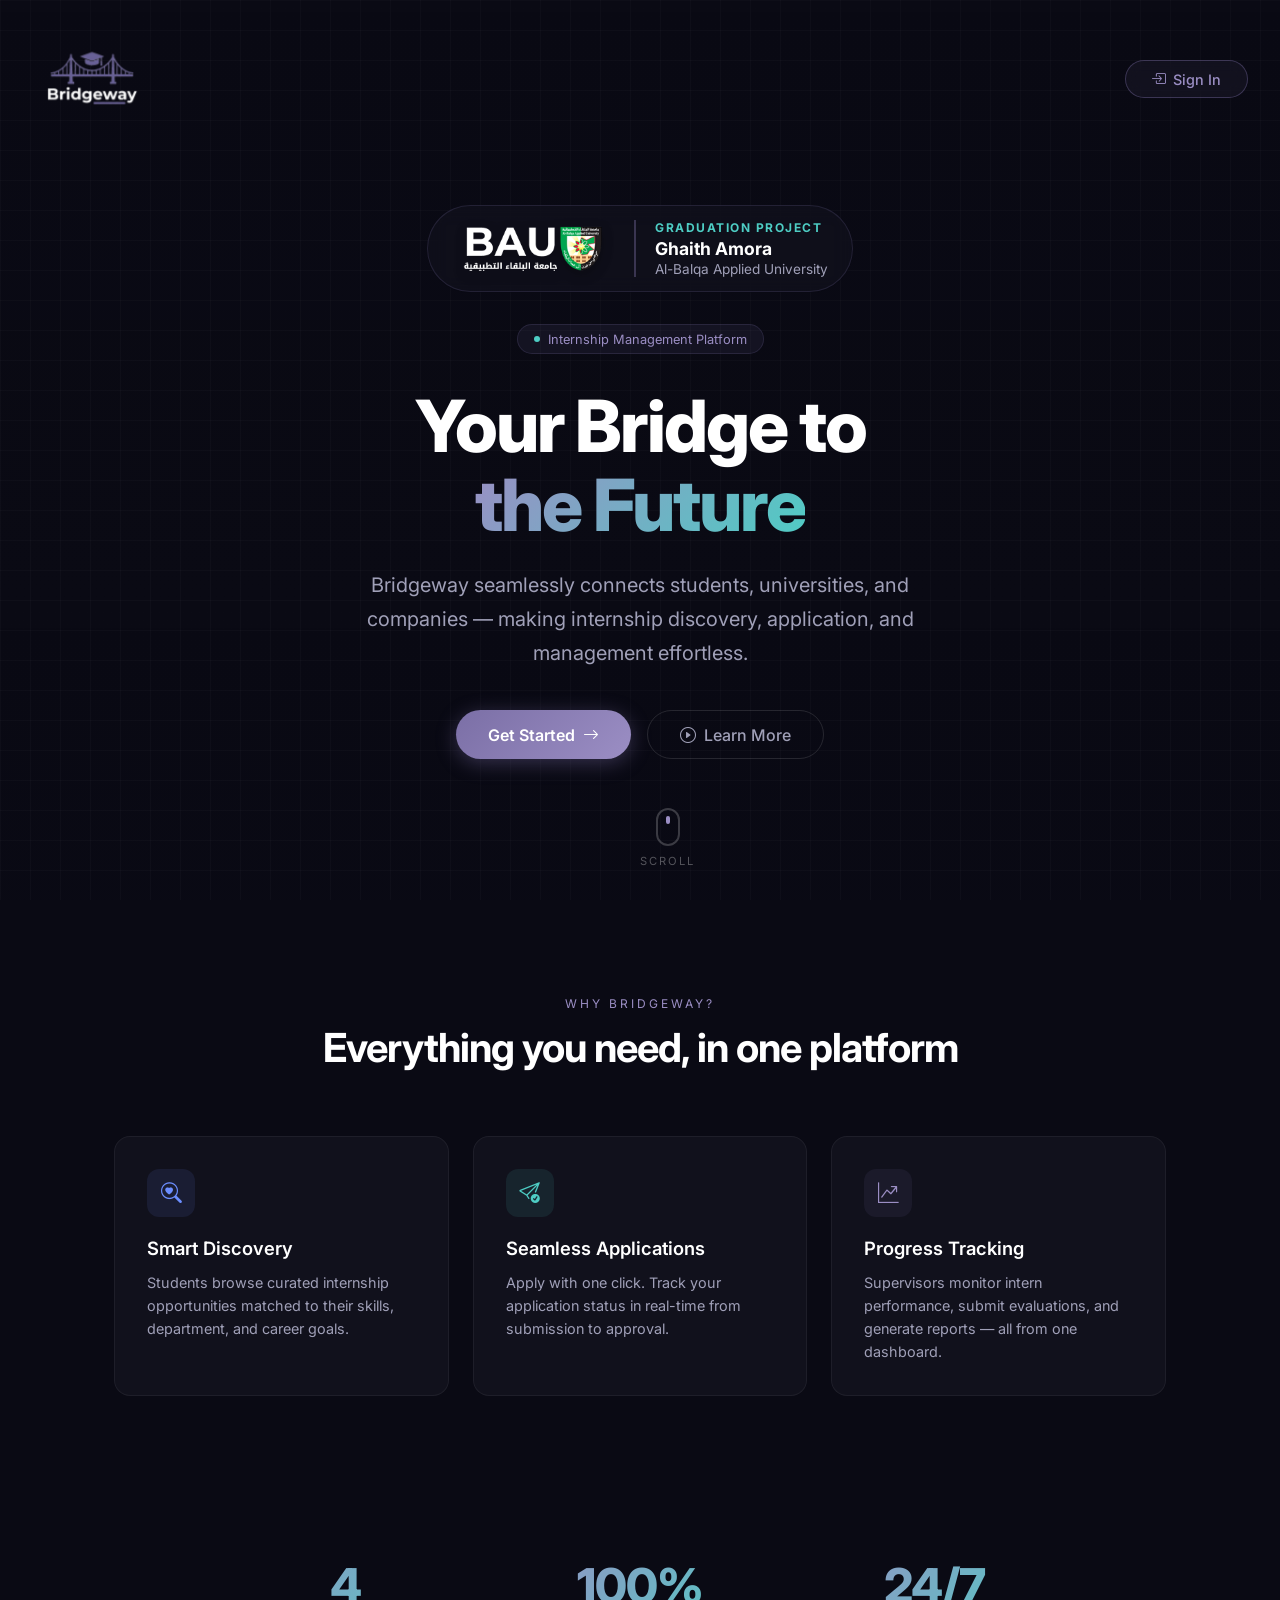
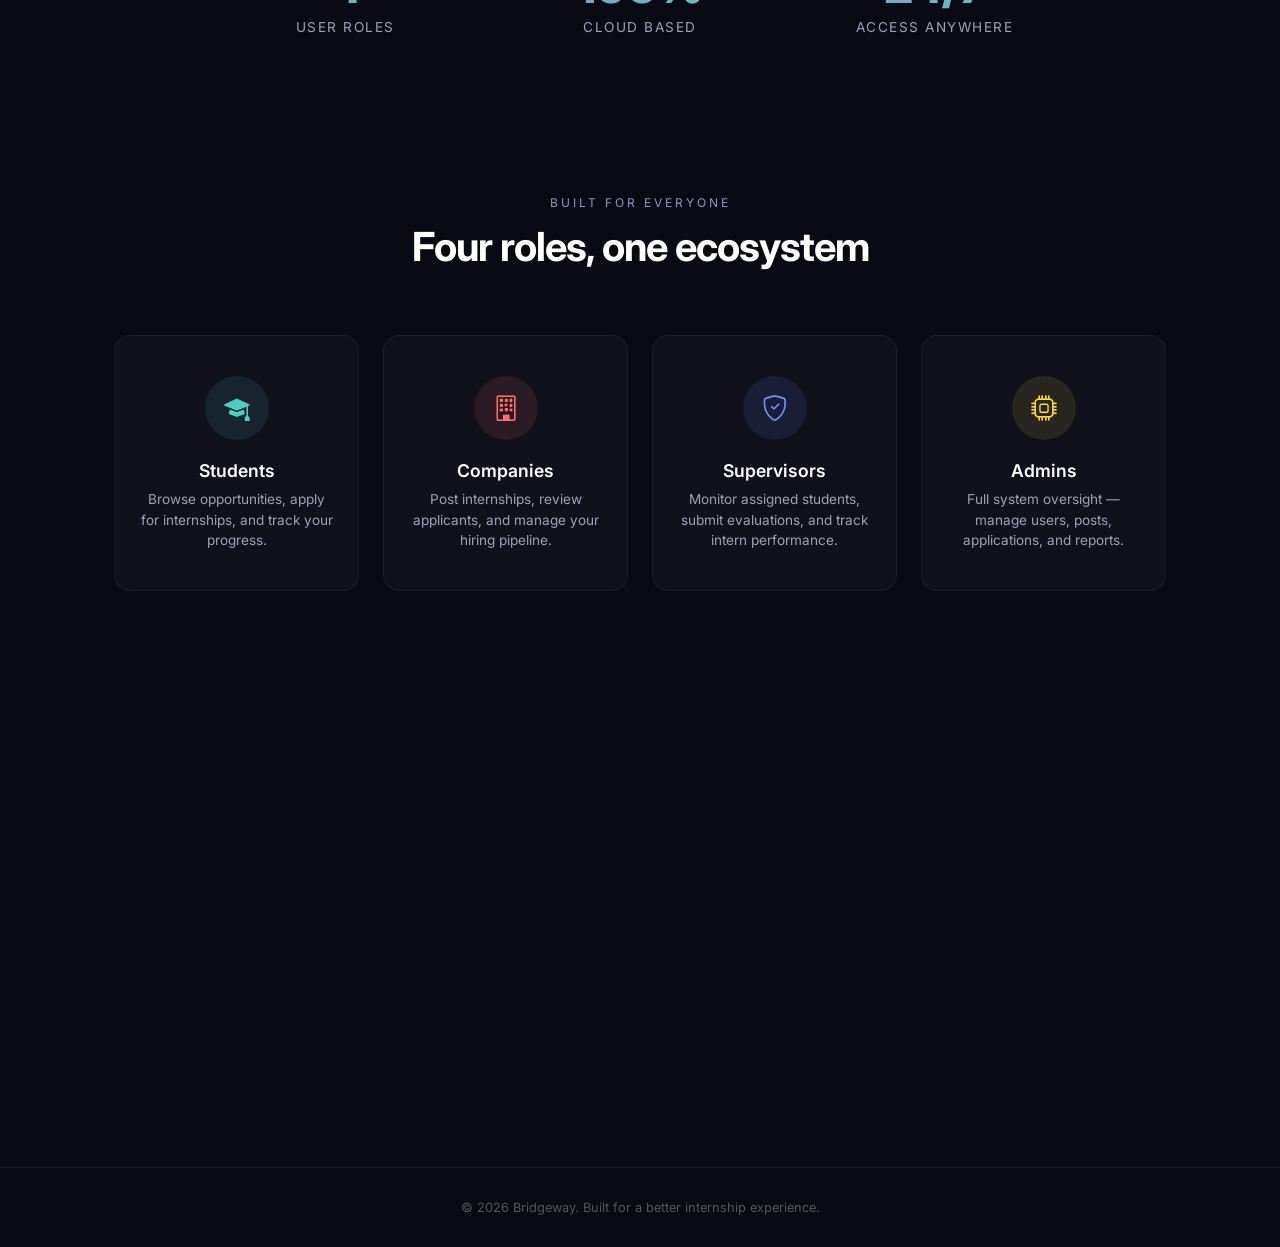
<file: index.html>
<!DOCTYPE html>

<html lang="en">
<head>
<meta charset="utf-8"/>
<meta content="width=device-width, initial-scale=1.0" name="viewport"/>
<title>Bridgeway — Your Bridge to the Future</title>
<meta content="Bridgeway connects students, universities, and companies through a seamless internship management platform." name="description"/>
<link href="https://fonts.googleapis.com/css2?family=Inter:wght@300;400;500;600;700;800;900&amp;display=swap" rel="stylesheet"/>
<link href="https://cdn.jsdelivr.net/npm/bootstrap-icons@1.11.0/font/bootstrap-icons.css" rel="stylesheet"/>
<style>
        *, *::before, *::after { box-sizing: border-box; margin: 0; padding: 0; }

        :root {
            --primary: #7B6FA6;
            --primary-light: #9B8EC4;
            --primary-glow: rgba(123, 111, 166, 0.4);
            --bg: #0a0a14;
            --surface: rgba(20, 20, 32, 0.7);
            --text: #ffffff;
            --text-secondary: #a0a0b8;
        }

        body {
            font-family: 'Inter', sans-serif;
            background: var(--bg);
            color: var(--text);
            overflow-x: hidden;
            min-height: 100vh;
        }        /* ===== REALISTIC BACKGROUND ===== */
        .hero-bg {
            position: fixed;
            inset: 0;
            z-index: 0;
            background-image: 
                linear-gradient(to bottom, rgba(10, 10, 20, 0.8), rgba(10, 10, 20, 0.95)),
                url('https://images.unsplash.com/photo-1522071820081-009f0129c71c?auto=format&fit=crop&w=1920&q=80');
            background-size: cover;
            background-position: center;
            background-attachment: fixed;
        }
        
        .hero-bg::after {
            content: '';
            position: absolute;
            inset: 0;
            background-image: 
                linear-gradient(rgba(255, 255, 255, 0.02) 1px, transparent 1px),
                linear-gradient(90deg, rgba(255, 255, 255, 0.02) 1px, transparent 1px);
            background-size: 30px 30px;
            pointer-events: none;
        }

        /* ===== TOP NAVBAR (TRANSPARENT) ===== */
        .landing-nav {
            position: fixed;
            top: 0; left: 0; right: 0;
            z-index: 100;
            padding: 1.2rem 2rem;
            display: flex;
            align-items: center;
            justify-content: space-between;
            transition: background 0.4s ease, backdrop-filter 0.4s ease;
        }
        .landing-nav.scrolled {
            background: rgba(10, 10, 20, 0.85);
            backdrop-filter: blur(20px);
            border-bottom: 1px solid rgba(123, 111, 166, 0.1);
        }
        .landing-nav .brand {
            display: flex;
            align-items: center;
            text-decoration: none;
            gap: 0.2rem;
        }
        .landing-nav .brand img {
            height: 120px;
            width: auto;
        }
        .landing-nav .nav-login {
            display: inline-flex;
            align-items: center;
            gap: 0.5rem;
            padding: 0.6rem 1.6rem;
            border: 1px solid rgba(123, 111, 166, 0.4);
            border-radius: 50px;
            color: var(--primary-light);
            text-decoration: none;
            font-weight: 500;
            font-size: 0.9rem;
            transition: all 0.3s ease;
            backdrop-filter: blur(8px);
            background: rgba(123, 111, 166, 0.08);
        }
        .landing-nav .nav-login:hover {
            background: var(--primary);
            color: #fff;
            border-color: var(--primary);
            transform: translateY(-1px);
            box-shadow: 0 8px 25px var(--primary-glow);
        }

        /* ===== HERO SECTION ===== */
        .hero {
            position: relative;
            z-index: 1;
            min-height: 100vh;
            display: flex;
            flex-direction: column;
            align-items: center;
            justify-content: center;
            text-align: center;
            padding: 8rem 1.5rem 4rem;
        }
        .hero-badge {
            display: inline-flex;
            align-items: center;
            gap: 0.5rem;
            padding: 0.4rem 1rem;
            background: rgba(123, 111, 166, 0.1);
            border: 1px solid rgba(123, 111, 166, 0.2);
            border-radius: 50px;
            font-size: 0.8rem;
            color: var(--primary-light);
            margin-bottom: 2rem;
            animation: fadeInDown 0.8s ease both;
        }
        .hero-badge .dot {
            width: 6px; height: 6px;
            border-radius: 50%;
            background: #4ecdc4;
            animation: pulse-dot 2s infinite;
        }
        @keyframes pulse-dot {
            0%, 100% { opacity: 1; transform: scale(1); }
            50% { opacity: 0.5; transform: scale(1.5); }
        }
        .hero h1 {
            font-size: clamp(2.5rem, 6vw, 4.5rem);
            font-weight: 800;
            line-height: 1.1;
            letter-spacing: -2px;
            margin-bottom: 1.5rem;
            animation: fadeInUp 0.8s ease 0.2s both;
        }
        .hero h1 .gradient-word {
            background: linear-gradient(135deg, var(--primary-light), #4ecdc4, #6c8eff);
            -webkit-background-clip: text;
            -webkit-text-fill-color: transparent;
            background-size: 200% 200%;
            animation: gradientShift 4s ease infinite;
        }
        @keyframes gradientShift {
            0%, 100% { background-position: 0% 50%; }
            50% { background-position: 100% 50%; }
        }
        .hero-subtitle {
            font-size: clamp(1rem, 2vw, 1.25rem);
            color: var(--text-secondary);
            max-width: 600px;
            line-height: 1.7;
            margin-bottom: 2.5rem;
            animation: fadeInUp 0.8s ease 0.4s both;
        }
        .hero-buttons {
            display: flex;
            gap: 1rem;
            flex-wrap: wrap;
            justify-content: center;
            animation: fadeInUp 0.8s ease 0.6s both;
        }
        .btn-primary-glow {
            display: inline-flex;
            align-items: center;
            gap: 0.5rem;
            padding: 0.85rem 2rem;
            background: linear-gradient(135deg, var(--primary), var(--primary-light));
            color: #fff;
            font-weight: 600;
            font-size: 1rem;
            border: none;
            border-radius: 50px;
            text-decoration: none;
            cursor: pointer;
            transition: all 0.3s ease;
            box-shadow: 0 4px 20px var(--primary-glow);
        }
        .btn-primary-glow:hover {
            transform: translateY(-2px);
            box-shadow: 0 8px 35px var(--primary-glow);
        }
        .btn-outline-ghost {
            display: inline-flex;
            align-items: center;
            gap: 0.5rem;
            padding: 0.85rem 2rem;
            background: transparent;
            color: var(--text-secondary);
            font-weight: 500;
            font-size: 1rem;
            border: 1px solid rgba(255,255,255,0.12);
            border-radius: 50px;
            text-decoration: none;
            cursor: pointer;
            transition: all 0.3s ease;
        }
        .btn-outline-ghost:hover {
            border-color: var(--primary-light);
            color: var(--primary-light);
            background: rgba(123, 111, 166, 0.05);
        }

        /* ===== SCROLL INDICATOR ===== */
        .scroll-indicator {
            position: absolute;
            bottom: 2rem;
            left: 50%;
            transform: translateX(-50%);
            display: flex;
            flex-direction: column;
            align-items: center;
            gap: 0.5rem;
            animation: fadeInUp 0.8s ease 1s both;
        }
        .scroll-mouse {
            width: 24px;
            height: 38px;
            border: 2px solid rgba(255,255,255,0.2);
            border-radius: 12px;
            position: relative;
        }
        .scroll-mouse::after {
            content: '';
            position: absolute;
            top: 6px;
            left: 50%;
            transform: translateX(-50%);
            width: 4px;
            height: 8px;
            background: var(--primary-light);
            border-radius: 2px;
            animation: scrollDown 1.5s ease-in-out infinite;
        }
        @keyframes scrollDown {
            0% { opacity: 1; top: 6px; }
            100% { opacity: 0; top: 20px; }
        }
        .scroll-text {
            font-size: 0.7rem;
            color: rgba(255,255,255,0.3);
            text-transform: uppercase;
            letter-spacing: 2px;
        }

        /* ===== FEATURES SECTION ===== */
        .features {
            position: relative;
            z-index: 1;
            padding: 6rem 1.5rem;
            max-width: 1100px;
            margin: 0 auto;
        }
        .section-label {
            text-align: center;
            font-size: 0.75rem;
            text-transform: uppercase;
            letter-spacing: 3px;
            color: var(--primary-light);
            margin-bottom: 0.75rem;
        }
        .section-title {
            text-align: center;
            font-size: clamp(1.8rem, 4vw, 2.5rem);
            font-weight: 700;
            letter-spacing: -1px;
            margin-bottom: 4rem;
        }
        .features-grid {
            display: grid;
            grid-template-columns: repeat(auto-fit, minmax(300px, 1fr));
            gap: 1.5rem;
        }
        .feature-card {
            background: var(--surface);
            border: 1px solid rgba(255,255,255,0.06);
            border-radius: 16px;
            padding: 2rem;
            transition: all 0.4s ease;
            position: relative;
            overflow: hidden;
        }
        .feature-card::before {
            content: '';
            position: absolute;
            inset: 0;
            border-radius: 16px;
            padding: 1px;
            background: linear-gradient(135deg, rgba(123,111,166,0), rgba(123,111,166,0.3));
            -webkit-mask: linear-gradient(#fff 0 0) content-box, linear-gradient(#fff 0 0);
            -webkit-mask-composite: xor;
            mask-composite: exclude;
            opacity: 0;
            transition: opacity 0.4s ease;
        }
        .feature-card:hover::before { opacity: 1; }
        .feature-card:hover {
            transform: translateY(-4px);
            border-color: rgba(123, 111, 166, 0.15);
            box-shadow: 0 20px 40px rgba(0,0,0,0.3);
        }
        .feature-icon {
            width: 48px;
            height: 48px;
            border-radius: 12px;
            display: flex;
            align-items: center;
            justify-content: center;
            font-size: 1.3rem;
            margin-bottom: 1.25rem;
        }
        .feature-card h3 {
            font-size: 1.15rem;
            font-weight: 600;
            margin-bottom: 0.75rem;
        }
        .feature-card p {
            color: var(--text-secondary);
            font-size: 0.9rem;
            line-height: 1.6;
        }

        /* ===== STATS SECTION ===== */
        .stats {
            position: relative;
            z-index: 1;
            padding: 4rem 1.5rem 6rem;
            max-width: 900px;
            margin: 0 auto;
        }
        .stats-grid {
            display: grid;
            grid-template-columns: repeat(3, 1fr);
            gap: 2rem;
            text-align: center;
        }
        .stat-item h2 {
            font-size: clamp(2rem, 4vw, 3rem);
            font-weight: 800;
            letter-spacing: -1px;
            background: linear-gradient(135deg, var(--primary-light), #4ecdc4);
            -webkit-background-clip: text;
            -webkit-text-fill-color: transparent;
        }
        .stat-item p {
            color: var(--text-secondary);
            font-size: 0.85rem;
            text-transform: uppercase;
            letter-spacing: 1.5px;
            margin-top: 0.25rem;
        }

        /* ===== ROLES SECTION ===== */
        .roles {
            position: relative;
            z-index: 1;
            padding: 4rem 1.5rem 6rem;
            max-width: 1100px;
            margin: 0 auto;
        }
        .roles-grid {
            display: grid;
            grid-template-columns: repeat(auto-fit, minmax(240px, 1fr));
            gap: 1.5rem;
        }
        .role-card {
            text-align: center;
            background: var(--surface);
            border: 1px solid rgba(255,255,255,0.06);
            border-radius: 16px;
            padding: 2.5rem 1.5rem;
            transition: all 0.4s ease;
        }
        .role-card:hover {
            transform: translateY(-4px);
            border-color: rgba(123, 111, 166, 0.2);
            box-shadow: 0 15px 30px rgba(0,0,0,0.3);
        }
        .role-icon {
            width: 64px;
            height: 64px;
            border-radius: 50%;
            display: flex;
            align-items: center;
            justify-content: center;
            font-size: 1.6rem;
            margin: 0 auto 1.25rem;
        }
        .role-card h3 {
            font-size: 1.1rem;
            font-weight: 600;
            margin-bottom: 0.5rem;
        }
        .role-card p {
            font-size: 0.85rem;
            color: var(--text-secondary);
            line-height: 1.5;
        }

        /* ===== FINAL CTA ===== */
        .cta-section {
            position: relative;
            z-index: 1;
            padding: 6rem 1.5rem;
            text-align: center;
        }
        .cta-card {
            max-width: 700px;
            margin: 0 auto;
            background: linear-gradient(135deg, rgba(123,111,166,0.12), rgba(78,205,196,0.06));
            border: 1px solid rgba(123,111,166,0.15);
            border-radius: 24px;
            padding: 4rem 2rem;
        }
        .cta-card h2 {
            font-size: clamp(1.6rem, 3vw, 2.2rem);
            font-weight: 700;
            letter-spacing: -0.5px;
            margin-bottom: 1rem;
        }
        .cta-card p {
            color: var(--text-secondary);
            margin-bottom: 2rem;
            font-size: 1rem;
        }

        /* ===== FOOTER ===== */
        .landing-footer {
            position: relative;
            z-index: 1;
            text-align: center;
            padding: 2rem 1.5rem;
            border-top: 1px solid rgba(255,255,255,0.05);
            color: rgba(255,255,255,0.3);
            font-size: 0.8rem;
        }

        /* ===== ANIMATIONS ===== */
        @keyframes fadeInUp {
            from { opacity: 0; transform: translateY(30px); }
            to   { opacity: 1; transform: translateY(0); }
        }
        @keyframes fadeInDown {
            from { opacity: 0; transform: translateY(-20px); }
            to   { opacity: 1; transform: translateY(0); }
        }

        /* ===== SCROLL REVEAL ===== */
        .reveal {
            opacity: 0;
            transform: translateY(40px);
            transition: opacity 0.8s ease, transform 0.8s ease;
        }
        .reveal.visible {
            opacity: 1;
            transform: translateY(0);
        }

        /* ===== RESPONSIVE ===== */
        @media (max-width: 768px) {
            .stats-grid { grid-template-columns: 1fr; gap: 1.5rem; }
            .hero { padding: 6rem 1.5rem 3rem; }
            .landing-nav { padding: 1rem 1.2rem; }
            .landing-nav .brand img { height: 80px; }
        }
    </style>
</head>
<body>
<!-- Photographic Background -->
<div class="hero-bg"></div>
<!-- Top Navigation -->
<nav class="landing-nav" id="landingNav">
<a class="brand" href="index.html">
<img alt="Bridgeway" src="images/logo.png"/>
</a>
<a class="nav-login" href="login.html">
<i class="bi bi-box-arrow-in-right"></i> Sign In
        </a>
</nav>
<!-- Hero Section -->
<section class="hero">
<div class="university-info" style="display: flex; align-items: center; gap: 1.2rem; margin-bottom: 2rem; animation: fadeInDown 0.8s ease both; background: rgba(20, 20, 32, 0.5); padding: 0.8rem 1.5rem; border-radius: 50px; border: 1px solid rgba(123, 111, 166, 0.2); backdrop-filter: blur(10px);">
<img alt="Al-Balqa Applied University" src="images/bau_logo.png" style="height: 60px; width: auto; object-fit: contain; filter: drop-shadow(0 4px 6px rgba(0,0,0,0.3));"/>
<div style="text-align: left; border-left: 2px solid rgba(123, 111, 166, 0.4); padding-left: 1.2rem;">
<div style="font-size: 0.75rem; color: #4ecdc4; text-transform: uppercase; letter-spacing: 1.5px; font-weight: 700; margin-bottom: 0.2rem;">Graduation Project</div>
<div style="font-size: 1.1rem; font-weight: 700; color: #fff; line-height: 1.2;">Ghaith Amora</div>
<div style="font-size: 0.85rem; color: var(--text-secondary); margin-top: 0.1rem;">Al-Balqa Applied University</div>
</div>
</div>
<div class="hero-badge">
<span class="dot"></span>
            Internship Management Platform
        </div>
<h1>
            Your Bridge to<br/>
<span class="gradient-word">the Future</span>
</h1>
<p class="hero-subtitle">
            Bridgeway seamlessly connects students, universities, and companies —
            making internship discovery, application, and management effortless.
        </p>
<div class="hero-buttons">
<a class="btn-primary-glow" href="login.html">
                Get Started <i class="bi bi-arrow-right"></i>
</a>
<a class="btn-outline-ghost" href="#features">
<i class="bi bi-play-circle"></i> Learn More
            </a>
</div>
<div class="scroll-indicator">
<div class="scroll-mouse"></div>
<span class="scroll-text">Scroll</span>
</div>
</section>
<!-- Features -->
<section class="features" id="features">
<div class="section-label reveal">Why Bridgeway?</div>
<h2 class="section-title reveal">Everything you need, in one platform</h2>
<div class="features-grid">
<div class="feature-card reveal">
<div class="feature-icon" style="background: rgba(108,142,255,0.1); color: #6c8eff;">
<i class="bi bi-search-heart"></i>
</div>
<h3>Smart Discovery</h3>
<p>Students browse curated internship opportunities matched to their skills, department, and career goals.</p>
</div>
<div class="feature-card reveal">
<div class="feature-icon" style="background: rgba(78,205,196,0.1); color: #4ecdc4;">
<i class="bi bi-send-check"></i>
</div>
<h3>Seamless Applications</h3>
<p>Apply with one click. Track your application status in real-time from submission to approval.</p>
</div>
<div class="feature-card reveal">
<div class="feature-icon" style="background: rgba(123,111,166,0.1); color: #9B8EC4;">
<i class="bi bi-graph-up-arrow"></i>
</div>
<h3>Progress Tracking</h3>
<p>Supervisors monitor intern performance, submit evaluations, and generate reports — all from one dashboard.</p>
</div>
</div>
</section>
<!-- Stats -->
<section class="stats reveal">
<div class="stats-grid">
<div class="stat-item">
<h2 id="counter-roles">4</h2>
<p>User Roles</p>
</div>
<div class="stat-item">
<h2>100%</h2>
<p>Cloud Based</p>
</div>
<div class="stat-item">
<h2>24/7</h2>
<p>Access Anywhere</p>
</div>
</div>
</section>
<!-- Roles -->
<section class="roles">
<div class="section-label reveal">Built for Everyone</div>
<h2 class="section-title reveal">Four roles, one ecosystem</h2>
<div class="roles-grid">
<div class="role-card reveal">
<div class="role-icon" style="background: rgba(78,205,196,0.1); color: #4ecdc4;">
<i class="bi bi-mortarboard-fill"></i>
</div>
<h3>Students</h3>
<p>Browse opportunities, apply for internships, and track your progress.</p>
</div>
<div class="role-card reveal">
<div class="role-icon" style="background: rgba(255,107,107,0.1); color: #ff6b6b;">
<i class="bi bi-building"></i>
</div>
<h3>Companies</h3>
<p>Post internships, review applicants, and manage your hiring pipeline.</p>
</div>
<div class="role-card reveal">
<div class="role-icon" style="background: rgba(108,142,255,0.1); color: #6c8eff;">
<i class="bi bi-shield-check"></i>
</div>
<h3>Supervisors</h3>
<p>Monitor assigned students, submit evaluations, and track intern performance.</p>
</div>
<div class="role-card reveal">
<div class="role-icon" style="background: rgba(255,217,61,0.1); color: #ffd93d;">
<i class="bi bi-cpu"></i>
</div>
<h3>Admins</h3>
<p>Full system oversight — manage users, posts, applications, and reports.</p>
</div>
</div>
</section>
<!-- CTA -->
<section class="cta-section">
<div class="cta-card reveal">
<h2>Ready to cross the bridge?</h2>
<p>Join Bridgeway today and take the first step toward your ideal internship experience.</p>
<a class="btn-primary-glow" href="login.html">
                Sign In Now <i class="bi bi-arrow-right"></i>
</a>
</div>
</section>
<!-- Footer -->
<footer class="landing-footer">
<p>© 2026 Bridgeway. Built for a better internship experience.</p>
</footer>
<script>
        // Dynamic background initialized via CSS

        // ===== Navbar scroll effect =====
        window.addEventListener('scroll', () => {
            document.getElementById('landingNav').classList.toggle('scrolled', window.scrollY > 50);
        });

        // ===== Scroll Reveal =====
        const observer = new IntersectionObserver((entries) => {
            entries.forEach((entry, i) => {
                if (entry.isIntersecting) {
                    setTimeout(() => entry.target.classList.add('visible'), i * 100);
                    observer.unobserve(entry.target);
                }
            });
        }, { threshold: 0.1 });

        document.querySelectorAll('.reveal').forEach(el => observer.observe(el));
    </script>
</body>
</html>
</file>
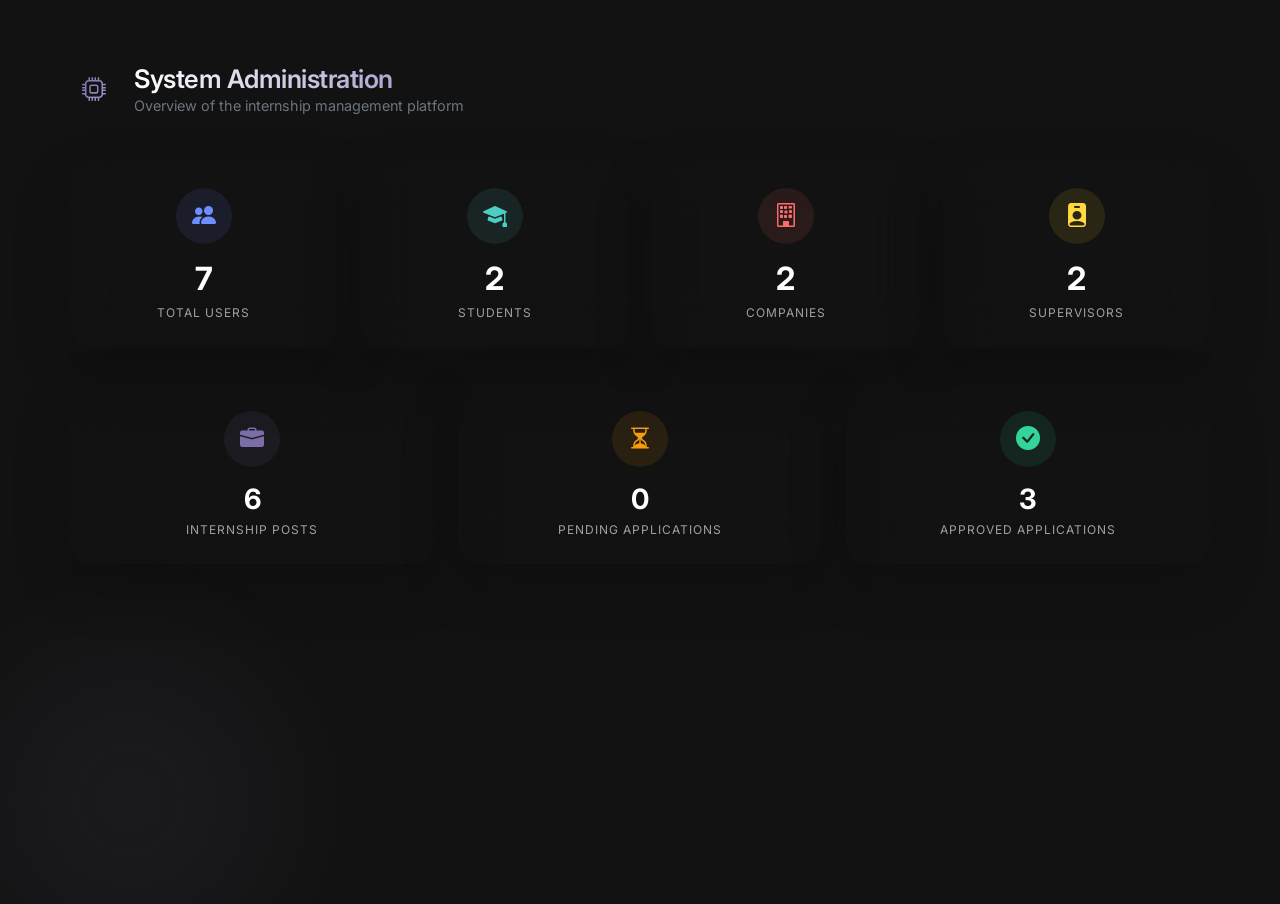
<file: admin.html>
<!DOCTYPE html>
<html lang="en" data-bs-theme="dark">
<head>
    <meta charset="utf-8" />
    <meta name="viewport" content="width=device-width, initial-scale=1.0" />
    <title>University Admin Dashboard - Bridgeway</title>
    <link href="https://cdn.jsdelivr.net/npm/bootstrap@5.3.0/dist/css/bootstrap.min.css" rel="stylesheet">
    <link href="https://fonts.googleapis.com/css2?family=Inter:wght@300;400;500;600;700&display=swap" rel="stylesheet">
    <link rel="stylesheet" href="https://cdn.jsdelivr.net/npm/bootstrap-icons@1.11.0/font/bootstrap-icons.css">
    <link rel="stylesheet" href="css/site.css?v=g9O6i4lC_4-6j6Jt6imMbKlg_MqVur_F4w49ibVKUeM" />
</head>
<body class="position-relative" style="min-height: 100vh; overflow-x: hidden;">
    <div class="bg-blob"></div>
    <div class="bg-blob-2"></div>
    <div class="bg-blob-3"></div>


    <main>
        
<div class="position-relative" style="min-height: calc(100vh - 80px); overflow: hidden; padding: 2rem 0;">
    <div class="container position-relative z-1 dashboard-wrapper">
        <div class="dashboard-header mb-5 d-flex align-items-center animate-slide-left">
            <div class="premium-icon-box" style="width: 48px; height: 48px; border-radius: 12px; margin-right: 1rem;">
                <i class="bi bi-cpu"></i>
            </div>
            <div>
                <h2 class="mb-0 gradient-text">System Administration</h2>
                <p class="text-secondary mb-0" style="font-size: 0.9rem;">Overview of the internship management platform</p>
            </div>
        </div>


        <!-- Stats Cards Row 1 -->
        <div class="row mb-4">
            <div class="col-md-3 mb-3">
                <div class="premium-card text-center p-4 admin-card" onclick="showDetail('users')">
                    <div class="stat-icon-circle mx-auto mb-3" style="width: 56px; height: 56px; background: rgba(108,142,255,0.1); border-radius: 50%; display: flex; align-items: center; justify-content: center;">
                        <i class="bi bi-people-fill" style="font-size:1.5rem; color:#6c8eff;"></i>
                    </div>
                    <h2 style="color:#fff; font-weight: 700; margin:0;">7</h2>
                    <small style="color:#a0a0a0; text-transform: uppercase; font-size: 0.75rem; letter-spacing: 1px;">Total Users</small>
                </div>
            </div>
            <div class="col-md-3 mb-3">
                <div class="premium-card text-center p-4 admin-card" onclick="showDetail('students')">
                    <div class="stat-icon-circle mx-auto mb-3" style="width: 56px; height: 56px; background: rgba(78,205,196,0.1); border-radius: 50%; display: flex; align-items: center; justify-content: center;">
                        <i class="bi bi-mortarboard-fill" style="font-size:1.5rem; color:#4ecdc4;"></i>
                    </div>
                    <h2 style="color:#fff; font-weight: 700; margin:0;">2</h2>
                    <small style="color:#a0a0a0; text-transform: uppercase; font-size: 0.75rem; letter-spacing: 1px;">Students</small>
                </div>
            </div>
            <div class="col-md-3 mb-3">
                <div class="premium-card text-center p-4 admin-card" onclick="showDetail('companies')">
                    <div class="stat-icon-circle mx-auto mb-3" style="width: 56px; height: 56px; background: rgba(255,107,107,0.1); border-radius: 50%; display: flex; align-items: center; justify-content: center;">
                        <i class="bi bi-building" style="font-size:1.5rem; color:#ff6b6b;"></i>
                    </div>
                    <h2 style="color:#fff; font-weight: 700; margin:0;">2</h2>
                    <small style="color:#a0a0a0; text-transform: uppercase; font-size: 0.75rem; letter-spacing: 1px;">Companies</small>
                </div>
            </div>
            <div class="col-md-3 mb-3">
                <div class="premium-card text-center p-4 admin-card" onclick="showDetail('supervisors')">
                    <div class="stat-icon-circle mx-auto mb-3" style="width: 56px; height: 56px; background: rgba(255,217,61,0.1); border-radius: 50%; display: flex; align-items: center; justify-content: center;">
                        <i class="bi bi-person-badge-fill" style="font-size:1.5rem; color:#ffd93d;"></i>
                    </div>
                    <h2 style="color:#fff; font-weight: 700; margin:0;">2</h2>
                    <small style="color:#a0a0a0; text-transform: uppercase; font-size: 0.75rem; letter-spacing: 1px;">Supervisors</small>
                </div>
            </div>
        </div>

        <!-- Stats Cards Row 2 -->
        <div class="row mb-5">
            <div class="col-md-4 mb-3">
                <div class="premium-card text-center p-4 admin-card" onclick="showDetail('posts')">
                    <div class="stat-icon-circle mx-auto mb-3" style="width: 56px; height: 56px; background: rgba(123,111,166,0.1); border-radius: 50%; display: flex; align-items: center; justify-content: center;">
                        <i class="bi bi-briefcase-fill" style="font-size:1.5rem; color:#7B6FA6;"></i>
                    </div>
                    <h3 style="color:#fff; font-weight: 700; margin:0;">6</h3>
                    <small style="color:#a0a0a0; text-transform: uppercase; font-size: 0.75rem; letter-spacing: 1px;">Internship Posts</small>
                </div>
            </div>
            <div class="col-md-4 mb-3">
                <div class="premium-card text-center p-4 admin-card" onclick="showDetail('pending')">
                    <div class="stat-icon-circle mx-auto mb-3" style="width: 56px; height: 56px; background: rgba(245,158,11,0.1); border-radius: 50%; display: flex; align-items: center; justify-content: center;">
                        <i class="bi bi-hourglass-split" style="font-size:1.5rem; color:#f59e0b;"></i>
                    </div>
                    <h3 style="color:#fff; font-weight: 700; margin:0;">0</h3>
                    <small style="color:#a0a0a0; text-transform: uppercase; font-size: 0.75rem; letter-spacing: 1px;">Pending Applications</small>
                </div>
            </div>
            <div class="col-md-4 mb-3">
                <div class="premium-card text-center p-4 admin-card" onclick="showDetail('approved')">
                    <div class="stat-icon-circle mx-auto mb-3" style="width: 56px; height: 56px; background: rgba(52,211,153,0.1); border-radius: 50%; display: flex; align-items: center; justify-content: center;">
                        <i class="bi bi-check-circle-fill" style="font-size:1.5rem; color:#34d399;"></i>
                    </div>
                    <h3 style="color:#fff; font-weight: 700; margin:0;">3</h3>
                    <small style="color:#a0a0a0; text-transform: uppercase; font-size: 0.75rem; letter-spacing: 1px;">Approved Applications</small>
                </div>
            </div>
        </div>

        <!-- Detail Panels -->
        <!-- Users -->
        <div id="detail-users" class="detail-panel premium-card p-4" style="display:none; animation: fadeIn 0.3s ease;">
            <div class="d-flex justify-content-between align-items-center mb-4">
                <h5 style="color:#fff; font-weight: 600; margin:0;">All System Users</h5>
                <button class="btn btn-sm text-secondary" onclick="document.getElementById('detail-users').style.display='none'"><i class="bi bi-x-lg"></i></button>
            </div>
            <div class="premium-table-container shadow-sm" style="overflow: visible;">
                <table class="table-custom mb-0">
                    <thead><tr><th>ID</th><th>Email</th><th>Role</th><th>College</th></tr></thead>
                    <tbody>
                            <tr>
                                <td style="color:#fff;">1</td>
                                <td>admin@uni.edu</td>
                                <td><span class="badge" style="background: rgba(123,111,166,0.1); color: #9B8EC4;">Admin</span></td>
                                <td>College of IT</td>
                            </tr>
                            <tr>
                                <td style="color:#fff;">2</td>
                                <td>dr.smith@uni.edu</td>
                                <td><span class="badge" style="background: rgba(123,111,166,0.1); color: #9B8EC4;">Supervisor</span></td>
                                <td>College of IT</td>
                            </tr>
                            <tr>
                                <td style="color:#fff;">3</td>
                                <td>hr@techcorp.com</td>
                                <td><span class="badge" style="background: rgba(123,111,166,0.1); color: #9B8EC4;">Company</span></td>
                                <td>College of IT</td>
                            </tr>
                            <tr>
                                <td style="color:#fff;">4</td>
                                <td>student1@uni.edu</td>
                                <td><span class="badge" style="background: rgba(123,111,166,0.1); color: #9B8EC4;">Student</span></td>
                                <td>College of IT</td>
                            </tr>
                            <tr>
                                <td style="color:#fff;">5</td>
                                <td>admin2@uni.edu</td>
                                <td><span class="badge" style="background: rgba(123,111,166,0.1); color: #9B8EC4;">Company</span></td>
                                <td>N/A</td>
                            </tr>
                            <tr>
                                <td style="color:#fff;">6</td>
                                <td>supervisor@uni.edu</td>
                                <td><span class="badge" style="background: rgba(123,111,166,0.1); color: #9B8EC4;">Supervisor</span></td>
                                <td>N/A</td>
                            </tr>
                            <tr>
                                <td style="color:#fff;">7</td>
                                <td>student2@gmail.com</td>
                                <td><span class="badge" style="background: rgba(123,111,166,0.1); color: #9B8EC4;">Student</span></td>
                                <td>N/A</td>
                            </tr>
                    </tbody>
                </table>
            </div>
        </div>

        <!-- Students -->
        <div id="detail-students" class="detail-panel premium-card p-4" style="display:none; animation: fadeIn 0.3s ease;">
            <div class="d-flex justify-content-between align-items-center mb-4">
                <h5 style="color:#fff; font-weight: 600; margin:0;">Manage Students</h5>
                <div>
                    <button class="btn btn-sm premium-btn-outline me-2" onclick="toggleForm('createStudentForm')"><i class="bi bi-plus-circle me-1"></i> Add Student</button>
                    <button class="btn btn-sm text-secondary" onclick="document.getElementById('detail-students').style.display='none'"><i class="bi bi-x-lg"></i></button>
                </div>
            </div>
            
            <!-- Create Student Form -->
            <div id="createStudentForm" style="display:none;" class="p-4 mb-4" style="background: rgba(123,111,166,0.05); border-radius: 12px; border: 1px solid rgba(123,111,166,0.2);">
                <h6 style="color:#fff; margin-bottom: 1rem;">Add New Student User</h6>
                <form method="post" action="/Admin?handler=CreateStudent">
                    <div class="row">
                        <div class="col-md-6 mb-3">
                            <label class="premium-label">Full Name</label>
                            <input type="text" name="fullName" class="form-control premium-input" required />
                        </div>
                        <div class="col-md-6 mb-3">
                            <label class="premium-label">Email</label>
                            <input type="email" name="email" class="form-control premium-input" required />
                        </div>
                        <div class="col-md-6 mb-3">
                            <label class="premium-label">Password</label>
                            <input type="password" name="password" class="form-control premium-input" required />
                        </div>
                        <div class="col-md-6 mb-3">
                            <label class="premium-label">Department</label>
                            <input type="text" name="department" class="form-control premium-input" />
                        </div>
                        <div class="col-md-6 mb-3">
                            <label class="premium-label">GPA</label>
                            <input type="number" step="0.01" name="gpa" class="form-control premium-input" />
                        </div>
                        <div class="col-md-6 mb-3">
                            <label class="premium-label">College</label>
                            <select name="collegeId" class="form-select premium-input">
                                <option value="">Select College...</option>
 <option value="1">College of IT</option>                             </select>
                        </div>
                    </div>
                    <button type="submit" class="premium-btn"><i class="bi bi-person-plus-fill me-2"></i>Create Student</button>
                <input name="__RequestVerificationToken" type="hidden" value="CfDJ8EG141ZuL5dMm9925zzlYXQ34eNnuiGpucshEpZWkITvynASBnuJ1ngSM3Y4ZyUjD1W0bvGcuLOY3g7O5vJ_4Vlxl1-O9bpWxHZpAv9DaJPpCbRv3dCc-IM33kWVSXy_zt6sGNoDvaIqA2rnx5p23SY" /></form>
            </div>

            <div class="premium-table-container shadow-sm" style="overflow: visible;">
                <table class="table-custom mb-0">
                    <thead><tr><th>ID</th><th>Name</th><th>Department</th><th>GPA</th><th>Supervisor</th><th>Actions</th></tr></thead>
                    <tbody>
                            <tr>
                                <td style="color:#fff;">4</td>
                                <td style="font-weight: 500;">Alice Johnson</td>
                                <td>Software Engineering</td>
                                <td><span class="badge" style="background: rgba(255,255,255,0.1); color:#ccc;">3.5</span></td>
                                <td>
                                        <div class="dropdown">
                                            <button class="btn btn-sm dropdown-toggle" type="button" data-bs-toggle="dropdown" aria-expanded="false" style="background: rgba(52,211,153,0.1); color: #34d399; border: 1px solid rgba(52,211,153,0.2); font-size: 0.75rem; padding: 0.25rem 0.6rem; border-radius: 6px;">
                                                Assign
                                            </button>
                                            <ul class="dropdown-menu dropdown-menu-dark shadow" style="background: #141420; border: 1px solid rgba(123,111,166,0.3); border-radius: 8px;">
                                                    <li>
                                                        <form method="post" class="m-0 p-0" action="/Admin?handler=AssignSupervisor">
                                                            <input type="hidden" name="studentId" value="4" />
                                                            <input type="hidden" name="supervisorId" value="2" />
                                                            <button type="button" onclick="this.closest('form').submit();" class="dropdown-item" style="color: #ccc; font-size: 0.85rem; padding: 0.5rem 1rem; transition: all 0.2s;" onmouseover="this.style.background='rgba(123,111,166,0.2)'; this.style.color='#fff';" onmouseout="this.style.background='transparent'; this.style.color='#ccc';">
                                                                <i class="bi bi-person-badge me-2 text-secondary"></i>Dr. John Smith
                                                            </button>
                                                        <input name="__RequestVerificationToken" type="hidden" value="CfDJ8EG141ZuL5dMm9925zzlYXQ34eNnuiGpucshEpZWkITvynASBnuJ1ngSM3Y4ZyUjD1W0bvGcuLOY3g7O5vJ_4Vlxl1-O9bpWxHZpAv9DaJPpCbRv3dCc-IM33kWVSXy_zt6sGNoDvaIqA2rnx5p23SY" /></form>
                                                    </li>
                                                    <li>
                                                        <form method="post" class="m-0 p-0" action="/Admin?handler=AssignSupervisor">
                                                            <input type="hidden" name="studentId" value="4" />
                                                            <input type="hidden" name="supervisorId" value="6" />
                                                            <button type="button" onclick="this.closest('form').submit();" class="dropdown-item" style="color: #ccc; font-size: 0.85rem; padding: 0.5rem 1rem; transition: all 0.2s;" onmouseover="this.style.background='rgba(123,111,166,0.2)'; this.style.color='#fff';" onmouseout="this.style.background='transparent'; this.style.color='#ccc';">
                                                                <i class="bi bi-person-badge me-2 text-secondary"></i>dr 
                                                            </button>
                                                        <input name="__RequestVerificationToken" type="hidden" value="CfDJ8EG141ZuL5dMm9925zzlYXQ34eNnuiGpucshEpZWkITvynASBnuJ1ngSM3Y4ZyUjD1W0bvGcuLOY3g7O5vJ_4Vlxl1-O9bpWxHZpAv9DaJPpCbRv3dCc-IM33kWVSXy_zt6sGNoDvaIqA2rnx5p23SY" /></form>
                                                    </li>
                                            </ul>
                                        </div>
                                </td>
                                <td>
                                    <button type="button" onclick="openDeleteModal('Student', 4, 'Alice Johnson')" class="btn btn-sm" style="background: rgba(255,107,107,0.1); color: #ff6b6b; border: 1px solid rgba(255,107,107,0.2); font-size: 0.75rem; padding: 0.25rem 0.6rem; border-radius: 6px;">
                                        <i class="bi bi-trash-fill me-1"></i>Delete
                                    </button>
                                </td>
                            </tr>
                            <tr>
                                <td style="color:#fff;">7</td>
                                <td style="font-weight: 500;">dr </td>
                                <td>wtv</td>
                                <td><span class="badge" style="background: rgba(255,255,255,0.1); color:#ccc;">N/A</span></td>
                                <td>
                                        <div class="dropdown">
                                            <button class="btn btn-sm dropdown-toggle" type="button" data-bs-toggle="dropdown" aria-expanded="false" style="background: rgba(52,211,153,0.1); color: #34d399; border: 1px solid rgba(52,211,153,0.2); font-size: 0.75rem; padding: 0.25rem 0.6rem; border-radius: 6px;">
                                                Assign
                                            </button>
                                            <ul class="dropdown-menu dropdown-menu-dark shadow" style="background: #141420; border: 1px solid rgba(123,111,166,0.3); border-radius: 8px;">
                                                    <li>
                                                        <form method="post" class="m-0 p-0" action="/Admin?handler=AssignSupervisor">
                                                            <input type="hidden" name="studentId" value="7" />
                                                            <input type="hidden" name="supervisorId" value="2" />
                                                            <button type="button" onclick="this.closest('form').submit();" class="dropdown-item" style="color: #ccc; font-size: 0.85rem; padding: 0.5rem 1rem; transition: all 0.2s;" onmouseover="this.style.background='rgba(123,111,166,0.2)'; this.style.color='#fff';" onmouseout="this.style.background='transparent'; this.style.color='#ccc';">
                                                                <i class="bi bi-person-badge me-2 text-secondary"></i>Dr. John Smith
                                                            </button>
                                                        <input name="__RequestVerificationToken" type="hidden" value="CfDJ8EG141ZuL5dMm9925zzlYXQ34eNnuiGpucshEpZWkITvynASBnuJ1ngSM3Y4ZyUjD1W0bvGcuLOY3g7O5vJ_4Vlxl1-O9bpWxHZpAv9DaJPpCbRv3dCc-IM33kWVSXy_zt6sGNoDvaIqA2rnx5p23SY" /></form>
                                                    </li>
                                                    <li>
                                                        <form method="post" class="m-0 p-0" action="/Admin?handler=AssignSupervisor">
                                                            <input type="hidden" name="studentId" value="7" />
                                                            <input type="hidden" name="supervisorId" value="6" />
                                                            <button type="button" onclick="this.closest('form').submit();" class="dropdown-item" style="color: #ccc; font-size: 0.85rem; padding: 0.5rem 1rem; transition: all 0.2s;" onmouseover="this.style.background='rgba(123,111,166,0.2)'; this.style.color='#fff';" onmouseout="this.style.background='transparent'; this.style.color='#ccc';">
                                                                <i class="bi bi-person-badge me-2 text-secondary"></i>dr 
                                                            </button>
                                                        <input name="__RequestVerificationToken" type="hidden" value="CfDJ8EG141ZuL5dMm9925zzlYXQ34eNnuiGpucshEpZWkITvynASBnuJ1ngSM3Y4ZyUjD1W0bvGcuLOY3g7O5vJ_4Vlxl1-O9bpWxHZpAv9DaJPpCbRv3dCc-IM33kWVSXy_zt6sGNoDvaIqA2rnx5p23SY" /></form>
                                                    </li>
                                            </ul>
                                        </div>
                                </td>
                                <td>
                                    <button type="button" onclick="openDeleteModal('Student', 7, 'dr ')" class="btn btn-sm" style="background: rgba(255,107,107,0.1); color: #ff6b6b; border: 1px solid rgba(255,107,107,0.2); font-size: 0.75rem; padding: 0.25rem 0.6rem; border-radius: 6px;">
                                        <i class="bi bi-trash-fill me-1"></i>Delete
                                    </button>
                                </td>
                            </tr>
                    </tbody>
                </table>
            </div>
        </div>

        <!-- Companies -->
        <div id="detail-companies" class="detail-panel premium-card p-4" style="display:none; animation: fadeIn 0.3s ease;">
            <div class="d-flex justify-content-between align-items-center mb-4">
                <h5 style="color:#fff; font-weight: 600; margin:0;">Manage Companies</h5>
                <div>
                    <button class="btn btn-sm premium-btn-outline me-2" onclick="toggleForm('createCompanyForm')"><i class="bi bi-plus-circle me-1"></i> Add Company</button>
                    <button class="btn btn-sm text-secondary" onclick="document.getElementById('detail-companies').style.display='none'"><i class="bi bi-x-lg"></i></button>
                </div>
            </div>

            <!-- Create Company Form -->
            <div id="createCompanyForm" style="display:none;" class="p-4 mb-4" style="background: rgba(123,111,166,0.05); border-radius: 12px; border: 1px solid rgba(123,111,166,0.2);">
                <h6 style="color:#fff; margin-bottom: 1rem;">Add New Company User</h6>
                <form method="post" action="/Admin?handler=CreateCompany">
                    <div class="row">
                        <div class="col-md-6 mb-3">
                            <label class="premium-label">Company Name</label>
                            <input type="text" name="companyName" class="form-control premium-input" required />
                        </div>
                        <div class="col-md-6 mb-3">
                            <label class="premium-label">Contact Email</label>
                            <input type="email" name="contactEmail" class="form-control premium-input" required />
                        </div>
                        <div class="col-md-6 mb-3">
                            <label class="premium-label">Password</label>
                            <input type="password" name="password" class="form-control premium-input" required />
                        </div>
                        <div class="col-md-6 mb-3">
                            <label class="premium-label">Location</label>
                            <input type="text" name="location" class="form-control premium-input" />
                        </div>
                        <div class="col-md-12 mb-3">
                            <label class="premium-label">Description</label>
                            <input type="text" name="description" class="form-control premium-input" />
                        </div>
                    </div>
                    <button type="submit" class="premium-btn"><i class="bi bi-building-add me-2"></i>Create Company</button>
                <input name="__RequestVerificationToken" type="hidden" value="CfDJ8EG141ZuL5dMm9925zzlYXQ34eNnuiGpucshEpZWkITvynASBnuJ1ngSM3Y4ZyUjD1W0bvGcuLOY3g7O5vJ_4Vlxl1-O9bpWxHZpAv9DaJPpCbRv3dCc-IM33kWVSXy_zt6sGNoDvaIqA2rnx5p23SY" /></form>
            </div>

            <div class="premium-table-container shadow-sm" style="overflow: visible;">
                <table class="table-custom mb-0">
                    <thead><tr><th>ID</th><th>Company Name</th><th>Contact</th><th>Location</th><th>Actions</th></tr></thead>
                    <tbody>
                            <tr>
                                <td style="color:#fff;">3</td>
                                <td style="font-weight: 500;"><i class="bi bi-building me-2 text-secondary"></i>Ghaith company</td>
                                <td>hr@techcorp.com</td>
                                <td>Amman</td>
                                <td>
                                    <button type="button" onclick="openDeleteModal('Company', 3, 'Ghaith company')" class="btn btn-sm" style="background: rgba(255,107,107,0.1); color: #ff6b6b; border: 1px solid rgba(255,107,107,0.2); font-size: 0.75rem; padding: 0.25rem 0.6rem; border-radius: 6px;">
                                        <i class="bi bi-trash-fill me-1"></i>Delete
                                    </button>
                                </td>
                            </tr>
                            <tr>
                                <td style="color:#fff;">5</td>
                                <td style="font-weight: 500;"><i class="bi bi-building me-2 text-secondary"></i>Company</td>
                                <td>admin2@uni.edu</td>
                                <td>N/A</td>
                                <td>
                                    <button type="button" onclick="openDeleteModal('Company', 5, 'Company')" class="btn btn-sm" style="background: rgba(255,107,107,0.1); color: #ff6b6b; border: 1px solid rgba(255,107,107,0.2); font-size: 0.75rem; padding: 0.25rem 0.6rem; border-radius: 6px;">
                                        <i class="bi bi-trash-fill me-1"></i>Delete
                                    </button>
                                </td>
                            </tr>
                    </tbody>
                </table>
            </div>
        </div>

        <!-- Supervisors -->
        <div id="detail-supervisors" class="detail-panel premium-card p-4" style="display:none; animation: fadeIn 0.3s ease;">
            <div class="d-flex justify-content-between align-items-center mb-4">
                <h5 style="color:#fff; font-weight: 600; margin:0;">Manage Supervisors</h5>
                <div>
                    <button class="btn btn-sm premium-btn-outline me-2" onclick="toggleForm('createSupervisorForm')"><i class="bi bi-plus-circle me-1"></i> Add Supervisor</button>
                    <button class="btn btn-sm text-secondary" onclick="document.getElementById('detail-supervisors').style.display='none'"><i class="bi bi-x-lg"></i></button>
                </div>
            </div>

            <!-- Create Supervisor Form -->
            <div id="createSupervisorForm" style="display:none;" class="p-4 mb-4" style="background: rgba(123,111,166,0.05); border-radius: 12px; border: 1px solid rgba(123,111,166,0.2);">
                <h6 style="color:#fff; margin-bottom: 1rem;">Add New Supervisor User</h6>
                <form method="post" action="/Admin?handler=CreateSupervisor">
                    <div class="row">
                        <div class="col-md-6 mb-3">
                            <label class="premium-label">Full Name</label>
                            <input type="text" name="fullName" class="form-control premium-input" required />
                        </div>
                        <div class="col-md-6 mb-3">
                            <label class="premium-label">Email</label>
                            <input type="email" name="email" class="form-control premium-input" required />
                        </div>
                        <div class="col-md-6 mb-3">
                            <label class="premium-label">Password</label>
                            <input type="password" name="password" class="form-control premium-input" required />
                        </div>
                        <div class="col-md-6 mb-3">
                            <label class="premium-label">Department</label>
                            <input type="text" name="department" class="form-control premium-input" />
                        </div>
                        <div class="col-md-6 mb-3">
                            <label class="premium-label">College</label>
                            <select name="collegeId" class="form-select premium-input">
                                <option value="">Select College...</option>
 <option value="1">College of IT</option>                             </select>
                        </div>
                    </div>
                    <button type="submit" class="premium-btn"><i class="bi bi-person-plus-fill me-2"></i>Create Supervisor</button>
                <input name="__RequestVerificationToken" type="hidden" value="CfDJ8EG141ZuL5dMm9925zzlYXQ34eNnuiGpucshEpZWkITvynASBnuJ1ngSM3Y4ZyUjD1W0bvGcuLOY3g7O5vJ_4Vlxl1-O9bpWxHZpAv9DaJPpCbRv3dCc-IM33kWVSXy_zt6sGNoDvaIqA2rnx5p23SY" /></form>
            </div>

            <div class="premium-table-container shadow-sm" style="overflow: visible;">
                <table class="table-custom mb-0">
                    <thead><tr><th>ID</th><th>Name</th><th>Department</th><th>College</th><th>Actions</th></tr></thead>
                    <tbody>
                            <tr>
                                <td style="color:#fff;">2</td>
                                <td style="font-weight: 500;">Dr. John Smith</td>
                                <td>Computer Science</td>
                                <td>College of IT</td>
                                <td>
                                    <button type="button" onclick="openDeleteModal('Supervisor', 2, 'Dr. John Smith')" class="btn btn-sm" style="background: rgba(255,107,107,0.1); color: #ff6b6b; border: 1px solid rgba(255,107,107,0.2); font-size: 0.75rem; padding: 0.25rem 0.6rem; border-radius: 6px;">
                                        <i class="bi bi-trash-fill me-1"></i>Delete
                                    </button>
                                </td>
                            </tr>
                            <tr>
                                <td style="color:#fff;">6</td>
                                <td style="font-weight: 500;">dr </td>
                                <td>N/A</td>
                                <td>N/A</td>
                                <td>
                                    <button type="button" onclick="openDeleteModal('Supervisor', 6, 'dr ')" class="btn btn-sm" style="background: rgba(255,107,107,0.1); color: #ff6b6b; border: 1px solid rgba(255,107,107,0.2); font-size: 0.75rem; padding: 0.25rem 0.6rem; border-radius: 6px;">
                                        <i class="bi bi-trash-fill me-1"></i>Delete
                                    </button>
                                </td>
                            </tr>
                    </tbody>
                </table>
            </div>
        </div>

        <!-- Internship Posts -->
        <div id="detail-posts" class="detail-panel premium-card p-4" style="display:none; animation: fadeIn 0.3s ease;">
            <div class="d-flex justify-content-between align-items-center mb-4">
                <h5 style="color:#fff; font-weight: 600; margin:0;">Manage Internship Posts</h5>
                <button class="btn btn-sm text-secondary" onclick="document.getElementById('detail-posts').style.display='none'"><i class="bi bi-x-lg"></i></button>
            </div>
            <div class="premium-table-container shadow-sm" style="overflow: visible;">
                <table class="table-custom mb-0">
                    <thead><tr><th>ID</th><th>Title</th><th>Company</th><th>Status</th><th>Actions</th></tr></thead>
                    <tbody>
                            <tr>
                                <td style="color:#fff;">3</td>
                                <td style="font-weight: 500;">test</td>
                                <td>Ghaith company</td>
                                <td>
 <span class="badge" style="background: rgba(52,211,153,0.1); color:#34d399;">Open</span>                                 </td>
                                <td>
                                    <button type="button" onclick="openDeleteModal('Post', 3, 'test')" class="btn btn-sm" style="background: rgba(255,107,107,0.1); color: #ff6b6b; border: 1px solid rgba(255,107,107,0.2); font-size: 0.75rem; padding: 0.25rem 0.6rem; border-radius: 6px;">
                                        <i class="bi bi-trash-fill me-1"></i>Delete
                                    </button>
                                </td>
                            </tr>
                            <tr>
                                <td style="color:#fff;">4</td>
                                <td style="font-weight: 500;">asd</td>
                                <td>Ghaith company</td>
                                <td>
 <span class="badge" style="background: rgba(52,211,153,0.1); color:#34d399;">Open</span>                                 </td>
                                <td>
                                    <button type="button" onclick="openDeleteModal('Post', 4, 'asd')" class="btn btn-sm" style="background: rgba(255,107,107,0.1); color: #ff6b6b; border: 1px solid rgba(255,107,107,0.2); font-size: 0.75rem; padding: 0.25rem 0.6rem; border-radius: 6px;">
                                        <i class="bi bi-trash-fill me-1"></i>Delete
                                    </button>
                                </td>
                            </tr>
                            <tr>
                                <td style="color:#fff;">5</td>
                                <td style="font-weight: 500;">asd</td>
                                <td>Ghaith company</td>
                                <td>
 <span class="badge" style="background: rgba(52,211,153,0.1); color:#34d399;">Open</span>                                 </td>
                                <td>
                                    <button type="button" onclick="openDeleteModal('Post', 5, 'asd')" class="btn btn-sm" style="background: rgba(255,107,107,0.1); color: #ff6b6b; border: 1px solid rgba(255,107,107,0.2); font-size: 0.75rem; padding: 0.25rem 0.6rem; border-radius: 6px;">
                                        <i class="bi bi-trash-fill me-1"></i>Delete
                                    </button>
                                </td>
                            </tr>
                            <tr>
                                <td style="color:#fff;">6</td>
                                <td style="font-weight: 500;">Software Engineering Intern</td>
                                <td>Ghaith company</td>
                                <td>
 <span class="badge" style="background: rgba(255,255,255,0.1); color:#aaa;">Closed</span>                                 </td>
                                <td>
                                    <button type="button" onclick="openDeleteModal('Post', 6, 'Software Engineering Intern')" class="btn btn-sm" style="background: rgba(255,107,107,0.1); color: #ff6b6b; border: 1px solid rgba(255,107,107,0.2); font-size: 0.75rem; padding: 0.25rem 0.6rem; border-radius: 6px;">
                                        <i class="bi bi-trash-fill me-1"></i>Delete
                                    </button>
                                </td>
                            </tr>
                            <tr>
                                <td style="color:#fff;">7</td>
                                <td style="font-weight: 500;">QA / Software Testing Intern</td>
                                <td>Ghaith company</td>
                                <td>
 <span class="badge" style="background: rgba(52,211,153,0.1); color:#34d399;">Open</span>                                 </td>
                                <td>
                                    <button type="button" onclick="openDeleteModal('Post', 7, 'QA / Software Testing Intern')" class="btn btn-sm" style="background: rgba(255,107,107,0.1); color: #ff6b6b; border: 1px solid rgba(255,107,107,0.2); font-size: 0.75rem; padding: 0.25rem 0.6rem; border-radius: 6px;">
                                        <i class="bi bi-trash-fill me-1"></i>Delete
                                    </button>
                                </td>
                            </tr>
                            <tr>
                                <td style="color:#fff;">8</td>
                                <td style="font-weight: 500;">QA / Software Testing Intern</td>
                                <td>Ghaith company</td>
                                <td>
 <span class="badge" style="background: rgba(52,211,153,0.1); color:#34d399;">Open</span>                                 </td>
                                <td>
                                    <button type="button" onclick="openDeleteModal('Post', 8, 'QA / Software Testing Intern')" class="btn btn-sm" style="background: rgba(255,107,107,0.1); color: #ff6b6b; border: 1px solid rgba(255,107,107,0.2); font-size: 0.75rem; padding: 0.25rem 0.6rem; border-radius: 6px;">
                                        <i class="bi bi-trash-fill me-1"></i>Delete
                                    </button>
                                </td>
                            </tr>
                    </tbody>
                </table>
            </div>
        </div>

        <!-- Pending Applications -->
        <div id="detail-pending" class="detail-panel premium-card p-4" style="display:none; animation: fadeIn 0.3s ease;">
            <div class="d-flex justify-content-between align-items-center mb-4">
                <h5 style="color:#fff; font-weight: 600; margin:0;">Pending Applications</h5>
                <button class="btn btn-sm text-secondary" onclick="document.getElementById('detail-pending').style.display='none'"><i class="bi bi-x-lg"></i></button>
            </div>
                <div class="text-center py-4">
                    <p style="color:#777; margin:0;">No pending applications.</p>
                </div>
        </div>

        <!-- Approved Applications -->
        <div id="detail-approved" class="detail-panel premium-card p-4" style="display:none; animation: fadeIn 0.3s ease;">
            <div class="d-flex justify-content-between align-items-center mb-4">
                <h5 style="color:#fff; font-weight: 600; margin:0;">Approved Applications</h5>
                <button class="btn btn-sm text-secondary" onclick="document.getElementById('detail-approved').style.display='none'"><i class="bi bi-x-lg"></i></button>
            </div>
                <div class="premium-table-container shadow-sm">
                    <table class="table-custom mb-0">
                        <thead><tr><th>ID</th><th>Student</th><th>Position</th><th>Company</th><th>Status</th><th>Action</th></tr></thead>
                        <tbody>
                                <tr>
                                    <td style="color:#fff;">3</td>
                                    <td>Alice Johnson</td>
                                    <td>test</td>
                                    <td>Ghaith company</td>
                                    <td><span class="badge-approved"><i class="bi bi-check-circle-fill me-1"></i>Active</span></td>
                                    <td>
                                        <button type="button" onclick="openTerminateModal(3, 'Alice Johnson', 'test')" class="btn btn-sm" style="background: rgba(255,107,107,0.1); color: #ff6b6b; border: 1px solid rgba(255,107,107,0.2); font-size: 0.75rem; padding: 0.25rem 0.6rem; border-radius: 6px;" onmouseover="this.style.background='rgba(255,107,107,0.25)'" onmouseout="this.style.background='rgba(255,107,107,0.1)'">
                                            <i class="bi bi-x-octagon-fill me-1"></i>Terminate
                                        </button>
                                    </td>
                                </tr>
                                <tr>
                                    <td style="color:#fff;">4</td>
                                    <td>Alice Johnson</td>
                                    <td>asd</td>
                                    <td>Ghaith company</td>
                                    <td><span class="badge-approved"><i class="bi bi-check-circle-fill me-1"></i>Active</span></td>
                                    <td>
                                        <button type="button" onclick="openTerminateModal(4, 'Alice Johnson', 'asd')" class="btn btn-sm" style="background: rgba(255,107,107,0.1); color: #ff6b6b; border: 1px solid rgba(255,107,107,0.2); font-size: 0.75rem; padding: 0.25rem 0.6rem; border-radius: 6px;" onmouseover="this.style.background='rgba(255,107,107,0.25)'" onmouseout="this.style.background='rgba(255,107,107,0.1)'">
                                            <i class="bi bi-x-octagon-fill me-1"></i>Terminate
                                        </button>
                                    </td>
                                </tr>
                                <tr>
                                    <td style="color:#fff;">5</td>
                                    <td>Alice Johnson</td>
                                    <td>asd</td>
                                    <td>Ghaith company</td>
                                    <td><span class="badge-approved"><i class="bi bi-check-circle-fill me-1"></i>Active</span></td>
                                    <td>
                                        <button type="button" onclick="openTerminateModal(5, 'Alice Johnson', 'asd')" class="btn btn-sm" style="background: rgba(255,107,107,0.1); color: #ff6b6b; border: 1px solid rgba(255,107,107,0.2); font-size: 0.75rem; padding: 0.25rem 0.6rem; border-radius: 6px;" onmouseover="this.style.background='rgba(255,107,107,0.25)'" onmouseout="this.style.background='rgba(255,107,107,0.1)'">
                                            <i class="bi bi-x-octagon-fill me-1"></i>Terminate
                                        </button>
                                    </td>
                                </tr>
                        </tbody>
                    </table>
                </div>
        </div>
    </div>
</div>

<style>
    @keyframes fadeIn {
        from { opacity: 0; transform: translateY(10px); }
        to { opacity: 1; transform: translateY(0); }
    }
    .admin-card:hover {
        transform: translateY(-5px) !important;
        box-shadow: 0 15px 30px rgba(0,0,0,0.4), inset 0 1px 0 rgba(255,255,255,0.15) !important;
        border-color: rgba(123, 111, 166, 0.4) !important;
    }
    .modal, .modal-dialog, .modal-content, .modal-backdrop {
        transition: none !important; animation: none !important;
    }
</style>

<!-- Generic Delete Modal -->
<div class="modal" id="deleteModal" tabindex="-1" aria-hidden="true">
  <div class="modal-dialog modal-dialog-centered">
    <div class="modal-content premium-card" style="background: #141420; border: 1px solid rgba(255, 107, 107, 0.3);">
      <div class="modal-header border-0 pb-0">
        <h5 class="modal-title" style="color: #ff6b6b; font-weight: 600;"><i class="bi bi-exclamation-triangle-fill me-2"></i> Confirm Delete</h5>
        <button type="button" class="btn-close btn-close-white" data-bs-dismiss="modal"></button>
      </div>
      <div class="modal-body pt-3 pb-4" style="color: #aaa;">
        Are you sure you want to completely delete <strong id="deleteModalType" style="color:#9B8EC4;"></strong>: <strong id="deleteModalName" style="color:#fff;"></strong>? This action cannot be undone and will remove all related data.
      </div>
      <div class="modal-footer border-0 pt-0">
        <button type="button" class="premium-btn-outline" data-bs-dismiss="modal" style="padding: 0.5rem 1.2rem;">Cancel</button>
        <form id="deleteModalForm" method="post" class="m-0 p-0">
            <input type="hidden" id="deleteModalId" name="" value="" />
            <button type="button" onclick="document.getElementById('deleteModalForm').submit();" class="premium-btn" style="background: #ff6b6b; color: white; padding: 0.5rem 1.2rem; border: none;"><i class="bi bi-trash-fill me-2"></i>Delete</button>
        <input name="__RequestVerificationToken" type="hidden" value="CfDJ8EG141ZuL5dMm9925zzlYXQ34eNnuiGpucshEpZWkITvynASBnuJ1ngSM3Y4ZyUjD1W0bvGcuLOY3g7O5vJ_4Vlxl1-O9bpWxHZpAv9DaJPpCbRv3dCc-IM33kWVSXy_zt6sGNoDvaIqA2rnx5p23SY" /></form>
      </div>
    </div>
  </div>
</div>

<!-- Terminate Confirmation Modal -->
<div class="modal" id="terminateModal" tabindex="-1" aria-hidden="true">
  <div class="modal-dialog modal-dialog-centered">
    <div class="modal-content premium-card" style="background: #141420; border: 1px solid rgba(255, 107, 107, 0.3);">
      <div class="modal-header border-0 pb-0">
        <h5 class="modal-title" style="color: #ff6b6b; font-weight: 600;"><i class="bi bi-exclamation-triangle-fill me-2"></i> Terminate Internship</h5>
        <button type="button" class="btn-close btn-close-white" data-bs-dismiss="modal"></button>
      </div>
      <div class="modal-body pt-3 pb-4" style="color: #aaa;">
        Are you sure you want to terminate the internship for <strong id="terminateStudentName" style="color:#fff;"></strong> at <strong id="terminatePositionName" style="color:#9B8EC4;"></strong>? This will revoke their accepted status.
      </div>
      <div class="modal-footer border-0 pt-0">
        <button type="button" class="premium-btn-outline" data-bs-dismiss="modal" style="padding: 0.5rem 1.2rem;">Cancel</button>
        <form id="terminateForm" method="post" class="m-0 p-0" action="/Admin?handler=Terminate">
            <input type="hidden" id="terminateAppId" name="applicationId" value="" />
            <button type="button" onclick="document.getElementById('terminateForm').submit();" class="premium-btn" style="background: #ff6b6b; color: white; padding: 0.5rem 1.2rem; border: none;"><i class="bi bi-x-octagon-fill me-2"></i>Terminate</button>
        <input name="__RequestVerificationToken" type="hidden" value="CfDJ8EG141ZuL5dMm9925zzlYXQ34eNnuiGpucshEpZWkITvynASBnuJ1ngSM3Y4ZyUjD1W0bvGcuLOY3g7O5vJ_4Vlxl1-O9bpWxHZpAv9DaJPpCbRv3dCc-IM33kWVSXy_zt6sGNoDvaIqA2rnx5p23SY" /></form>
      </div>
    </div>
  </div>
</div>

<script>
    function showDetail(type) {
        document.querySelectorAll('.detail-panel').forEach(p => p.style.display = 'none');
        document.querySelectorAll('.admin-card').forEach(c => c.style.borderColor = 'rgba(255, 255, 255, 0.08)');

        var panel = document.getElementById('detail-' + type);
        if (panel.dataset.open === 'true') {
            panel.dataset.open = 'false';
            return;
        }

        document.querySelectorAll('.detail-panel').forEach(p => p.dataset.open = 'false');
        panel.style.display = 'block';
        panel.dataset.open = 'true';
    }

    function toggleForm(id) {
        var form = document.getElementById(id);
        form.style.display = form.style.display === 'none' ? 'block' : 'none';
    }

    function openDeleteModal(type, id, name) {
        document.getElementById('deleteModalType').textContent = type;
        document.getElementById('deleteModalName').textContent = name;
        var idField = document.getElementById('deleteModalId');
        
        // Dynamically set the ID field name based on type
        if (type === 'Student') idField.name = 'studentId';
        else if (type === 'Company') idField.name = 'companyId';
        else if (type === 'Supervisor') idField.name = 'supervisorId';
        else if (type === 'Post') idField.name = 'internshipId';
        
        idField.value = id;
        document.getElementById('deleteModalForm').setAttribute('action', '?handler=Delete' + type);
        new bootstrap.Modal(document.getElementById('deleteModal')).show();
    }

    function openTerminateModal(appId, studentName, positionName) {
        document.getElementById('terminateAppId').value = appId;
        document.getElementById('terminateStudentName').textContent = studentName;
        document.getElementById('terminatePositionName').textContent = positionName;
        new bootstrap.Modal(document.getElementById('terminateModal')).show();
    }
</script>

    </main>

    <script src="https://cdn.jsdelivr.net/npm/bootstrap@5.3.0/dist/js/bootstrap.bundle.min.js"></script>
    <script src="js/site.js?v=DLk_NJefq1UXFz713WZkG8RvA7zmrtavjk_auXyAP4o"></script>
    <script>
        // Navbar scroll effect
        window.addEventListener('scroll', () => {
            const nav = document.getElementById('mainNav');
            if (nav) {
                nav.classList.toggle('scrolled', window.scrollY > 30);
            }
        });

        // Staggered fade-in for cards on page load
        document.addEventListener('DOMContentLoaded', () => {
            const cards = document.querySelectorAll('.premium-card, .admin-card, .stat-card');
            cards.forEach((card, i) => {
                card.classList.add('animate-in');
                card.style.animationDelay = `${0.08 * i}s`;
            });
        });
    </script>
    
</body>
</html>
</file>
<file: css/site.css>
:root {
    --bw-bg: var(--bw-bg);
    --bw-surface: var(--bw-surface);
    --bw-bg-rgb: var(--bw-bg-rgb);
    --bw-surface-rgb: var(--bw-surface-rgb);
    --bw-text: var(--bw-text);
    --bw-text-muted: var(--bw-text-muted);
    --bw-border-color: var(--bw-border-color);
}

[data-bs-theme="light"] {
    --bw-bg: #f8f9fa;
    --bw-surface: #ffffff;
    --bw-bg-rgb: 248, 249, 250;
    --bw-surface-rgb: 255, 255, 255;
    --bw-text: #212529;
    --bw-text-muted: #6c757d;
    --bw-border-color: 0, 0, 0;
}

/* ===== BRIDGEWAY DESIGN SYSTEM v2 ===== */
/* Brand Colors:
   --bw-primary:   #7B6FA6
   --bw-accent:    #9B8EC4
   --bw-highlight: #A99AD4
   --bw-surface:   var(--bw-surface)
   --bw-bg:        var(--bw-bg)
*/

/* ===== BASE & TYPOGRAPHY ===== */
*, *::before, *::after {
    box-sizing: border-box;
}

html, body {
    font-family: 'Inter', -apple-system, BlinkMacSystemFont, "Segoe UI", Roboto, sans-serif;
    margin: 0;
    padding: 0;
    min-height: 100vh;
    background: var(--bw-bg);
    color: var(--bw-text);
}

/* ===== STAGGERED FADE-IN ANIMATIONS ===== */
@keyframes fadeInUp {
    from { opacity: 0; transform: translateY(24px); }
    to   { opacity: 1; transform: translateY(0); }
}
@keyframes fadeInScale {
    from { opacity: 0; transform: scale(0.92); }
    to   { opacity: 1; transform: scale(1); }
}
@keyframes slideInLeft {
    from { opacity: 0; transform: translateX(-30px); }
    to   { opacity: 1; transform: translateX(0); }
}
@keyframes slideInRight {
    from { opacity: 0; transform: translateX(30px); }
    to   { opacity: 1; transform: translateX(0); }
}
@keyframes shimmer {
    0%   { background-position: -200% 0; }
    100% { background-position: 200% 0; }
}
@keyframes pulseGlow {
    0%, 100% { box-shadow: 0 0 20px rgba(var(--bw-border-color), 0.15); }
    50%      { box-shadow: 0 0 35px rgba(var(--bw-border-color), 0.3); }
}
@keyframes blobFloat {
    0%   { transform: translate(0, 0) scale(1); }
    50%  { transform: translate(20px, -15px) scale(1.03); }
    100% { transform: translate(-10px, 10px) scale(0.98); }
}
@keyframes rotateGradient {
    0%   { filter: hue-rotate(0deg); }
    100% { filter: hue-rotate(15deg); }
}

/* Stagger utility classes */
.animate-in { animation: fadeInUp 0.6s ease-out both; }
.animate-in-scale { animation: fadeInScale 0.5s ease-out both; }
.animate-slide-left { animation: slideInLeft 0.6s ease-out both; }
.animate-slide-right { animation: slideInRight 0.6s ease-out both; }
.delay-1 { animation-delay: 0.1s; }
.delay-2 { animation-delay: 0.2s; }
.delay-3 { animation-delay: 0.3s; }
.delay-4 { animation-delay: 0.4s; }
.delay-5 { animation-delay: 0.5s; }
.delay-6 { animation-delay: 0.6s; }
.delay-7 { animation-delay: 0.7s; }

/* ===== TOPBAR ===== */
.bw-topbar {
    position: sticky;
    top: 0;
    z-index: 1000;
    background: rgba(10, 10, 20, 0.6);
    backdrop-filter: blur(24px);
    -webkit-backdrop-filter: blur(24px);
    border-bottom: 1px solid rgba(123, 111, 166, 0.08);
    transition: all 0.3s ease;
}
.bw-topbar.scrolled {
    background: rgba(10, 10, 20, 0.92);
    box-shadow: 0 4px 30px rgba(0, 0, 0, 0.4);
    border-bottom-color: rgba(123, 111, 166, 0.15);
}
.bw-topbar-inner {
    max-width: 1400px;
    margin: 0 auto;
    display: flex;
    align-items: center;
    padding: 0.5rem 1.5rem;
    position: relative;
}
.bw-topbar-brand {
    display: flex;
    align-items: center;
    text-decoration: none;
    transition: transform 0.3s ease;
}
.bw-topbar-brand:hover {
    transform: scale(1.03);
}
.bw-topbar-brand img {
    height: 90px;
    width: auto;
    object-fit: contain;
    transition: transform 0.3s ease;
}
.bw-topbar-brand:hover img {
    transform: rotate(-3deg) scale(1.05);
}

/* ===== PROFILE PILL ===== */
.bw-profile-pill {
    display: flex;
    align-items: center;
    gap: 0.6rem;
    padding: 0.35rem 0.8rem 0.35rem 0.35rem;
    background: rgba(123, 111, 166, 0.08);
    border: 1px solid rgba(123, 111, 166, 0.15);
    border-radius: 50px;
    cursor: pointer;
    transition: all 0.3s ease;
    user-select: none;
}
.bw-profile-pill:hover {
    background: rgba(123, 111, 166, 0.15);
    border-color: rgba(123, 111, 166, 0.3);
    box-shadow: 0 4px 20px rgba(123, 111, 166, 0.15);
}
.bw-profile-avatar {
    position: relative;
    width: 36px;
    height: 36px;
    border-radius: 50%;
    overflow: hidden;
    flex-shrink: 0;
    border: 2px solid rgba(123, 111, 166, 0.4);
    transition: border-color 0.3s ease;
}
.bw-profile-pill:hover .bw-profile-avatar {
    border-color: #9B8EC4;
}
.bw-profile-avatar img {
    width: 100%;
    height: 100%;
    object-fit: cover;
    border-radius: 50%;
}
.bw-profile-name {
    color: #ddd;
    font-size: 0.85rem;
    font-weight: 500;
    max-width: 160px;
    overflow: hidden;
    text-overflow: ellipsis;
    white-space: nowrap;
}
.bw-profile-chevron {
    font-size: 0.65rem;
    color: #888;
    transition: transform 0.3s ease;
}
.bw-profile-pill:hover .bw-profile-chevron {
    color: #9B8EC4;
}

/* ===== PROFILE DROPDOWN ===== */
.bw-profile-dropdown {
    position: absolute;
    top: calc(100% + 8px);
    right: 1.5rem;
    width: 260px;
    background: rgba(16, 16, 28, 0.96);
    backdrop-filter: blur(24px);
    -webkit-backdrop-filter: blur(24px);
    border: 1px solid rgba(123, 111, 166, 0.15);
    border-radius: 16px;
    padding: 0.5rem;
    box-shadow: 0 20px 60px rgba(0, 0, 0, 0.5), 0 0 0 1px rgba(123, 111, 166, 0.05);
    opacity: 0;
    visibility: hidden;
    transform: translateY(-8px) scale(0.97);
    transition: all 0.25s cubic-bezier(0.4, 0, 0.2, 1);
    z-index: 2000;
}
.bw-profile-dropdown.show {
    opacity: 1;
    visibility: visible;
    transform: translateY(0) scale(1);
}
.bw-dropdown-header {
    display: flex;
    align-items: center;
    gap: 0.75rem;
    padding: 0.75rem;
    border-radius: 12px;
    background: rgba(123, 111, 166, 0.06);
}
.bw-dropdown-avatar {
    width: 40px;
    height: 40px;
    border-radius: 50%;
    overflow: hidden;
    flex-shrink: 0;
    border: 2px solid rgba(123, 111, 166, 0.3);
}
.bw-dropdown-avatar img {
    width: 100%;
    height: 100%;
    object-fit: cover;
    border-radius: 50%;
}
.bw-dropdown-name {
    font-weight: 600;
    color: #fff;
    font-size: 0.9rem;
    line-height: 1.2;
    word-break: break-all;
}
.bw-dropdown-role {
    font-size: 0.7rem;
    color: #9B8EC4;
    text-transform: uppercase;
    letter-spacing: 1px;
    margin-top: 0.1rem;
}
.bw-dropdown-divider {
    height: 1px;
    background: rgba(123, 111, 166, 0.1);
    margin: 0.4rem 0;
}
.bw-dropdown-item {
    display: flex;
    align-items: center;
    gap: 0.6rem;
    padding: 0.6rem 0.85rem;
    border-radius: 10px;
    color: #bbb;
    font-size: 0.85rem;
    font-weight: 500;
    text-decoration: none;
    transition: all 0.2s ease;
    cursor: pointer;
    border: none;
    background: none;
    width: 100%;
    text-align: left;
}
.bw-dropdown-item i {
    font-size: 1rem;
    color: #7B6FA6;
    width: 20px;
    text-align: center;
}
.bw-dropdown-item:hover {
    background: rgba(123, 111, 166, 0.1);
    color: #fff;
    padding-left: 1rem;
}
.bw-dropdown-item:hover i {
    color: #9B8EC4;
}
.bw-dropdown-logout {
    color: #ff6b6b !important;
}
.bw-dropdown-logout i {
    color: #ff6b6b !important;
}
.bw-dropdown-logout:hover {
    background: rgba(255, 107, 107, 0.1) !important;
    color: #ff4444 !important;
}


/* ===== LOGIN PAGE ===== */
.login-wrapper {
    min-height: 100vh;
    display: flex;
    align-items: center;
    justify-content: center;
    background: var(--bw-bg);
    padding: 2rem;
}

.login-card {
    width: 100%;
    max-width: 400px;
    background: var(--bw-surface);
    border: 1px solid rgba(var(--bw-border-color), 0.15);
    border-radius: 12px;
    padding: 2.5rem 2rem;
}

/* ===== DASHBOARD PAGES ===== */
.dashboard-wrapper {
    padding: 2rem 0;
    min-height: calc(100vh - 60px);
}

.dashboard-header {
    margin-bottom: 2rem;
}

.dashboard-header h1, .dashboard-header h2 {
    font-size: 1.6rem;
    font-weight: 600;
    color: #ffffff;
    margin-bottom: 0.25rem;
}

.dashboard-header p {
    color: #777777;
    font-size: 0.9rem;
}

.stat-card {
    background: var(--bw-surface);
    border: 1px solid rgba(var(--bw-border-color), 0.1);
    border-radius: 10px;
    padding: 1.25rem;
    transition: all 0.3s ease;
}
.stat-card:hover {
    border-color: rgba(var(--bw-border-color), 0.2);
    transform: translateY(-1px);
}

.stat-card .stat-icon {
    width: 40px;
    height: 40px;
    border-radius: 8px;
    display: flex;
    align-items: center;
    justify-content: center;
    font-size: 1.2rem;
    margin-bottom: 0.75rem;
    background: rgba(var(--bw-border-color), 0.1);
    color: #9B8EC4;
}

.stat-card .stat-value {
    font-size: 1.6rem;
    font-weight: 700;
    color: #ffffff;
}

.stat-card .stat-label {
    font-size: 0.8rem;
    color: #777777;
}

/* ===== GENERAL CARD ===== */
.glass-card {
    background: var(--bw-surface);
    border: 1px solid rgba(var(--bw-border-color), 0.1);
    border-radius: 10px;
    padding: 1.25rem;
}

/* ===== BUTTONS ===== */
.btn-primary-action {
    background: #7B6FA6;
    border: none;
    color: #ffffff;
    border-radius: 8px;
    padding: 0.55rem 1.25rem;
    font-weight: 600;
    font-size: 0.85rem;
    transition: all 0.3s ease;
    cursor: pointer;
    position: relative;
    overflow: hidden;
}
.btn-primary-action:hover {
    background: #9B8EC4;
    transform: none;
    box-shadow: none;
}

.btn-secondary-action {
    background: transparent;
    border: 1px solid rgba(var(--bw-border-color), 0.2);
    color: #cccccc;
    border-radius: 8px;
    padding: 0.55rem 1.25rem;
    font-weight: 500;
    font-size: 0.85rem;
    transition: all 0.3s ease;
    cursor: pointer;
}
.btn-secondary-action:hover {
    border-color: #7B6FA6;
    color: #ffffff;
    background: rgba(var(--bw-border-color), 0.06);
}

.btn-danger-action {
    background: transparent;
    border: 1px solid rgba(var(--bw-border-color), 0.15);
    color: #ff6b6b;
    border-radius: 8px;
    padding: 0.55rem 1.25rem;
    font-weight: 500;
    font-size: 0.85rem;
    transition: all 0.3s ease;
    cursor: pointer;
}
.btn-danger-action:hover {
    border-color: #ff6b6b;
    background: rgba(255, 107, 107, 0.08);
}

.btn-outline-danger {
    border-radius: 6px;
    font-weight: 500;
    font-size: 0.8rem;
    border-color: rgba(var(--bw-border-color), 0.15);
    color: var(--bw-text-muted);
    transition: all 0.3s ease;
}
.btn-outline-danger:hover {
    border-color: #ff6b6b;
    color: #ff6b6b;
    background: rgba(255, 107, 107, 0.06);
}

/* ===== TABLE STYLES ===== */
.table-custom {
    background: transparent;
    color: #cccccc;
    width: 100%;
    border-collapse: collapse;
}

.table-custom thead th {
    background: rgba(var(--bw-bg-rgb), 0.8);
    border-bottom: 1px solid rgba(var(--bw-border-color), 0.1);
    font-weight: 500;
    font-size: 0.8rem;
    text-transform: uppercase;
    letter-spacing: 0.5px;
    color: #7B6FA6;
    padding: 0.75rem 1rem;
    text-align: left;
}

.table-custom tbody td {
    border-bottom: 1px solid rgba(var(--bw-border-color), 0.06);
    padding: 0.75rem 1rem;
    vertical-align: middle;
    font-size: 0.875rem;
}

.table-custom tbody tr {
    transition: all 0.2s ease;
}
.table-custom tbody tr:hover {
    background: rgba(var(--bw-border-color), 0.06);
    transform: scale(1.005);
}

/* ===== BADGES ===== */
.badge-pending {
    background: rgba(212, 167, 44, 0.1);
    color: #d4a72c;
    padding: 0.3rem 0.65rem;
    border-radius: 20px;
    font-weight: 500;
    font-size: 0.75rem;
    border: 1px solid rgba(212, 167, 44, 0.2);
    display: inline-flex;
    align-items: center;
    gap: 0.25rem;
}

.badge-approved {
    background: rgba(92, 184, 92, 0.1);
    color: #5cb85c;
    padding: 0.3rem 0.65rem;
    border-radius: 20px;
    font-weight: 500;
    font-size: 0.75rem;
    border: 1px solid rgba(92, 184, 92, 0.2);
    display: inline-flex;
    align-items: center;
    gap: 0.25rem;
}

.badge-rejected {
    background: rgba(217, 83, 79, 0.1);
    color: #d9534f;
    padding: 0.3rem 0.65rem;
    border-radius: 20px;
    font-weight: 500;
    font-size: 0.75rem;
    border: 1px solid rgba(217, 83, 79, 0.2);
    display: inline-flex;
    align-items: center;
    gap: 0.25rem;
}

/* ===== DIVIDER ===== */
.divider {
    border: none;
    border-top: 1px solid rgba(var(--bw-border-color), 0.1);
    margin: 1.25rem 0;
}

/* ===== SCROLLBAR ===== */
::-webkit-scrollbar { width: 6px; }
::-webkit-scrollbar-track { background: var(--bw-bg); }
::-webkit-scrollbar-thumb { background: rgba(var(--bw-border-color), 0.2); border-radius: 3px; }
::-webkit-scrollbar-thumb:hover { background: rgba(var(--bw-border-color), 0.35); }

/* ===== PREMIUM UI GLOBALS ===== */
.premium-card {
    background: rgba(var(--bw-surface-rgb), 0.7);
    backdrop-filter: blur(24px);
    -webkit-backdrop-filter: blur(24px);
    border: 1px solid rgba(var(--bw-border-color), 0.12);
    border-radius: 20px;
    box-shadow: 0 20px 60px rgba(0, 0, 0, 0.2);
    overflow: hidden;
    transition: all 0.4s cubic-bezier(0.25, 0.46, 0.45, 0.94);
    position: relative;
}
.premium-card::before {
    content: '';
    position: absolute;
    top: 0;
    left: -100%;
    width: 100%;
    height: 100%;
    background: linear-gradient(
        90deg,
        transparent,
        rgba(var(--bw-border-color), 0.03),
        transparent
    );
    transition: left 0.6s ease;
    pointer-events: none;
    z-index: 0;
}
.premium-card:hover::before {
    left: 100%;
}
.premium-card:hover {
    border-color: rgba(var(--bw-border-color), 0.18);
    box-shadow: 0 10px 30px rgba(0, 0, 0, 0.2);
    transform: none;
}
.premium-card > * {
    position: relative;
    z-index: 1;
}

.premium-header {
    background: linear-gradient(135deg, rgba(var(--bw-surface-rgb), 0.9), rgba(var(--bw-bg-rgb), 0.95));
    padding: 2.5rem;
    border-bottom: 1px solid rgba(var(--bw-border-color), 0.1);
}
.premium-header h3 {
    font-weight: 700;
    background: linear-gradient(90deg, #ffffff, #9B8EC4);
    -webkit-background-clip: text;
    -webkit-text-fill-color: transparent;
    letter-spacing: -0.5px;
    margin: 0;
}
.premium-input {
    background: rgba(var(--bw-bg-rgb), 0.6) !important;
    border: 1px solid rgba(var(--bw-border-color), 0.15) !important;
    border-radius: 12px !important;
    color: #fff !important;
    padding: 0.85rem 1.2rem !important;
    font-size: 0.95rem;
    transition: all 0.3s ease !important;
}
.premium-input::placeholder {
    color: rgba(255, 255, 255, 0.3) !important;
}
.premium-input:focus {
    background: rgba(var(--bw-bg-rgb), 0.8) !important;
    border-color: #7B6FA6 !important;
    box-shadow: 0 0 0 4px rgba(var(--bw-border-color), 0.15), 0 0 20px rgba(var(--bw-border-color), 0.1) !important;
}
.premium-input option {
    background-color: #1a1a2e !important;
    color: #ffffff !important;
}
.premium-label {
    font-weight: 600;
    color: #9B8EC4;
    text-transform: uppercase;
    letter-spacing: 1px;
    font-size: 0.75rem;
    margin-bottom: 0.6rem;
    display: block;
}
.premium-btn {
    background: linear-gradient(135deg, #7B6FA6, #9B8EC4);
    border: none;
    border-radius: 12px;
    color: white;
    font-weight: 600;
    padding: 0.85rem 2.5rem;
    transition: all 0.3s cubic-bezier(0.25, 0.46, 0.45, 0.94);
    box-shadow: 0 8px 20px rgba(var(--bw-border-color), 0.25);
    display: inline-flex;
    align-items: center;
    justify-content: center;
    position: relative;
    overflow: hidden;
}
.premium-btn::after {
    content: '';
    position: absolute;
    top: 50%;
    left: 50%;
    width: 0;
    height: 0;
    background: rgba(255, 255, 255, 0.15);
    border-radius: 50%;
    transform: translate(-50%, -50%);
    transition: width 0.5s ease, height 0.5s ease;
}
.premium-btn:hover::after {
    width: 300px;
    height: 300px;
}
.premium-btn:hover {
    transform: none;
    box-shadow: 0 8px 20px rgba(var(--bw-border-color), 0.25);
    color: white;
}
.premium-btn:active {
    transform: none;
    box-shadow: 0 4px 12px rgba(var(--bw-border-color), 0.2);
}

.premium-btn-outline {
    background: transparent;
    border: 1px solid rgba(var(--bw-border-color), 0.2);
    border-radius: 12px;
    color: #aaa;
    font-weight: 600;
    padding: 0.85rem 2.5rem;
    transition: all 0.3s ease;
    display: inline-flex;
    align-items: center;
    justify-content: center;
    position: relative;
    overflow: hidden;
}
.premium-btn-outline::after {
    content: '';
    position: absolute;
    inset: 0;
    background: linear-gradient(135deg, rgba(var(--bw-border-color), 0.08), transparent);
    opacity: 0;
    transition: opacity 0.3s ease;
}
.premium-btn-outline:hover::after {
    opacity: 1;
}
.premium-btn-outline:hover {
    color: white;
    border-color: rgba(var(--bw-border-color), 0.35);
    transform: none;
}

.premium-icon-box {
    width: 52px;
    height: 52px;
    border-radius: 14px;
    background: linear-gradient(135deg, rgba(var(--bw-border-color), 0.12), rgba(155, 142, 196, 0.06));
    display: flex;
    align-items: center;
    justify-content: center;
    margin-right: 1.25rem;
    border: 1px solid rgba(var(--bw-border-color), 0.2);
    transition: all 0.3s ease;
}
.premium-icon-box:hover {
    transform: none;
    border-color: rgba(var(--bw-border-color), 0.3);
    box-shadow: none;
}
.premium-icon-box i {
    font-size: 1.5rem;
    background: linear-gradient(135deg, #7B6FA6, #A99AD4);
    -webkit-background-clip: text;
    -webkit-text-fill-color: transparent;
}

/* ===== AMBIENT BACKGROUND ===== */
.bg-blob {
    position: fixed;
    top: -120px;
    right: -120px;
    width: 450px;
    height: 450px;
    background: radial-gradient(circle, rgba(var(--bw-border-color), 0.1) 0%, rgba(0,0,0,0) 70%);
    border-radius: 50%;
    z-index: -1;
    pointer-events: none;
    animation: blobFloat 18s ease-in-out infinite;
}
.bg-blob-2 {
    position: fixed;
    bottom: -150px;
    left: -120px;
    width: 500px;
    height: 500px;
    background: radial-gradient(circle, rgba(155, 142, 196, 0.07) 0%, rgba(0,0,0,0) 70%);
    border-radius: 50%;
    z-index: -1;
    pointer-events: none;
    animation: blobFloat 22s ease-in-out infinite reverse;
}
.bg-blob-3 {
    position: fixed;
    top: 40%;
    left: 50%;
    width: 350px;
    height: 350px;
    background: radial-gradient(circle, rgba(var(--bw-border-color), 0.05) 0%, rgba(0,0,0,0) 70%);
    border-radius: 50%;
    z-index: -1;
    pointer-events: none;
    animation: blobFloat 15s ease-in-out infinite alternate;
}

.premium-table-container {
    background: rgba(var(--bw-bg-rgb), 0.4);
    border: 1px solid rgba(var(--bw-border-color), 0.08);
    border-radius: 14px;
    overflow: hidden;
}

/* ===== PREMIUM DROPDOWN ===== */
.premium-dropdown {
    animation: fadeInUp 0.2s ease-out;
}
.premium-dropdown .dropdown-item {
    transition: all 0.2s ease;
}
.premium-dropdown .dropdown-item:hover, .premium-dropdown .dropdown-item:focus {
    background: rgba(var(--bw-border-color), 0.1);
    color: #fff !important;
    padding-left: 1.25rem;
}
.premium-dropdown .logout-btn:hover {
    background: rgba(220, 53, 69, 0.1) !important;
    color: #dc3545 !important;
    padding-left: 1.25rem;
}

/* ===== GRADIENT TEXT UTILITY ===== */
.gradient-text {
    font-weight: 700;
    background: linear-gradient(90deg, #ffffff, #9B8EC4);
    -webkit-background-clip: text;
    -webkit-text-fill-color: transparent;
    letter-spacing: -0.5px;
}

/* ===== NAV TABS (enhanced) ===== */
.nav-tabs {
    border-bottom: 1px solid rgba(var(--bw-border-color), 0.12) !important;
    gap: 0.25rem;
}
.nav-tabs .nav-link {
    position: relative;
    border: none !important;
    background: transparent !important;
    color: #666 !important;
    font-weight: 500;
    padding: 0.75rem 1.25rem;
    transition: all 0.3s ease;
    border-radius: 8px 8px 0 0;
}
.nav-tabs .nav-link::after {
    content: '';
    position: absolute;
    bottom: 0;
    left: 50%;
    width: 0;
    height: 2px;
    background: linear-gradient(90deg, #7B6FA6, #9B8EC4);
    transition: all 0.3s ease;
    transform: translateX(-50%);
    border-radius: 2px;
}
.nav-tabs .nav-link:hover {
    color: #bbb !important;
    background: rgba(var(--bw-border-color), 0.04) !important;
}
.nav-tabs .nav-link:hover::after {
    width: 40%;
}
.nav-tabs .nav-link.active {
    color: #fff !important;
    background: rgba(var(--bw-border-color), 0.06) !important;
}
.nav-tabs .nav-link.active::after {
    width: 70%;
}

/* ===== PROFILE AVATAR ===== */
.profile-avatar {
    position: relative;
    display: inline-block;
}
.profile-avatar::after {
    content: '';
    position: absolute;
    inset: -3px;
    border-radius: 50%;
    border: 2px solid transparent;
    background: linear-gradient(135deg, #7B6FA6, #9B8EC4, #7B6FA6) border-box;
    -webkit-mask: linear-gradient(#fff 0 0) content-box, linear-gradient(#fff 0 0);
    mask: linear-gradient(#fff 0 0) content-box, linear-gradient(#fff 0 0);
    -webkit-mask-composite: xor;
    mask-composite: exclude;
    padding: 3px;
    animation: rotateGradient 3s ease-in-out infinite alternate;
}

/* ===== ADMIN STAT CARDS ===== */
.admin-card {
    cursor: pointer;
    transition: all 0.4s cubic-bezier(0.25, 0.46, 0.45, 0.94) !important;
}
.admin-card:hover {
    transform: translateY(-2px) !important;
    box-shadow: 0 8px 20px rgba(0,0,0,0.2) !important;
}
.admin-card .stat-icon-circle {
    transition: transform 0.3s ease;
}
.admin-card:hover .stat-icon-circle {
    transform: scale(1.03);
}

/* ===== DETAIL PANEL ===== */
.detail-panel {
    animation: fadeInUp 0.4s ease-out;
}

/* ===== PAGE TRANSITIONS ===== */
main {
    animation: fadeInUp 0.4s ease-out;
}

/* ===== TOOLTIP-STYLE BADGE COUNT ===== */
.count-badge {
    background: linear-gradient(135deg, #7B6FA6, #9B8EC4);
    color: #fff;
    font-size: 0.7rem;
    font-weight: 700;
    padding: 0.15rem 0.45rem;
    border-radius: 20px;
    margin-left: 0.5rem;
    display: inline-block;
    min-width: 22px;
    text-align: center;
    box-shadow: 0 2px 8px rgba(var(--bw-border-color), 0.3);
}

/* ===== EMPTY STATE ===== */
.empty-state {
    padding: 3rem 2rem;
    text-align: center;
}
.empty-state i {
    font-size: 2.5rem;
    color: rgba(var(--bw-border-color), 0.25);
    margin-bottom: 1rem;
    display: block;
}

/* ===== INFO BANNER ===== */
.info-banner {
    background: rgba(123,111,166,0.04);
    border: 1px solid rgba(123,111,166,0.12);
    border-radius: 14px;
    padding: 1rem 1.25rem;
    transition: all 0.3s ease;
}
.info-banner:hover {
    border-color: rgba(123,111,166,0.25);
    background: rgba(123,111,166,0.06);
}

/* ===== SETTINGS PAGE ===== */
.settings-page {
    padding-top: 1rem;
}

.settings-icon-box {
    width: 52px;
    height: 52px;
    border-radius: 14px;
    background: linear-gradient(135deg, rgba(123,111,166,0.15), rgba(155,142,196,0.08));
    display: flex;
    align-items: center;
    justify-content: center;
    border: 1px solid rgba(123,111,166,0.2);
    flex-shrink: 0;
}
.settings-icon-box i {
    font-size: 1.4rem;
    background: linear-gradient(135deg, #7B6FA6, #A99AD4);
    -webkit-background-clip: text;
    -webkit-text-fill-color: transparent;
}

.settings-header {
    margin-bottom: 1.75rem;
}

.settings-section {
    margin-bottom: 1.5rem;
    overflow: visible;
}

.settings-section-header {
    display: flex;
    align-items: center;
    gap: 1rem;
    padding: 1.5rem 2rem;
    border-bottom: 1px solid rgba(123,111,166,0.08);
    background: linear-gradient(135deg, rgba(var(--bw-surface-rgb),0.9), rgba(var(--bw-bg-rgb),0.95));
}
.settings-section-header > i {
    font-size: 1.3rem;
    color: #9B8EC4;
    flex-shrink: 0;
}
.settings-section-header h3 {
    font-size: 1rem;
    font-weight: 600;
    color: #fff;
    margin: 0;
}
.settings-section-header p {
    font-size: 0.78rem;
    color: #666;
    margin: 0.15rem 0 0 0;
}

.settings-section-body {
    padding: 1.75rem 2rem;
}

.settings-field {
    margin-bottom: 1.25rem;
}

.settings-readonly-field {
    display: flex;
    align-items: center;
    gap: 0.75rem;
    padding: 0.85rem 1.2rem;
    background: rgba(var(--bw-bg-rgb), 0.5);
    border: 1px solid rgba(123,111,166,0.1);
    border-radius: 12px;
    color: #aaa;
    font-size: 0.9rem;
}
.settings-readonly-field i {
    color: #7B6FA6;
    font-size: 1rem;
}
.settings-readonly-badge {
    margin-left: auto;
    font-size: 0.65rem;
    text-transform: uppercase;
    letter-spacing: 1px;
    color: #555;
    background: rgba(123,111,166,0.08);
    padding: 0.2rem 0.6rem;
    border-radius: 20px;
    border: 1px solid rgba(123,111,166,0.1);
}

.settings-role-badge {
    margin-left: auto;
    font-size: 0.7rem;
    font-weight: 600;
    text-transform: uppercase;
    letter-spacing: 0.5px;
    color: #9B8EC4;
    background: linear-gradient(135deg, rgba(123,111,166,0.1), rgba(155,142,196,0.06));
    padding: 0.25rem 0.7rem;
    border-radius: 20px;
    border: 1px solid rgba(123,111,166,0.15);
}

.settings-input-wrapper {
    position: relative;
    display: flex;
    align-items: center;
}
.settings-input-wrapper > i {
    position: absolute;
    left: 1.1rem;
    color: #7B6FA6;
    font-size: 0.95rem;
    z-index: 2;
    pointer-events: none;
}
.settings-input {
    padding-left: 2.8rem !important;
    padding-right: 3rem !important;
    width: 100%;
}

.settings-toggle-password {
    position: absolute;
    right: 0.8rem;
    background: none;
    border: none;
    color: #555;
    cursor: pointer;
    padding: 0.3rem;
    border-radius: 6px;
    transition: all 0.2s ease;
    z-index: 2;
}
.settings-toggle-password:hover {
    color: #9B8EC4;
    background: rgba(123,111,166,0.08);
}

.settings-password-strength {
    height: 3px;
    background: rgba(123,111,166,0.1);
    border-radius: 3px;
    margin-top: 0.6rem;
    overflow: hidden;
}
.settings-strength-fill {
    height: 100%;
    border-radius: 3px;
    transition: all 0.4s ease;
    width: 0;
}

.settings-strength-text {
    font-size: 0.72rem;
    font-weight: 500;
    display: block;
    margin-top: 0.3rem;
    min-height: 1rem;
}

.settings-match-text {
    font-size: 0.72rem;
    font-weight: 500;
    display: block;
    margin-top: 0.4rem;
    min-height: 1rem;
}

/* Settings Alerts */
.settings-alert {
    display: flex;
    align-items: center;
    gap: 0.75rem;
    padding: 0.9rem 1.25rem;
    border-radius: 12px;
    font-size: 0.85rem;
    font-weight: 500;
    margin-bottom: 1.25rem;
    transition: all 0.3s ease;
}
.settings-alert-success {
    background: rgba(92,184,92,0.08);
    border: 1px solid rgba(92,184,92,0.2);
    color: #5cb85c;
}
.settings-alert-error {
    background: rgba(255,68,68,0.08);
    border: 1px solid rgba(255,68,68,0.2);
    color: #ff4444;
}
.settings-alert-close {
    margin-left: auto;
    background: none;
    border: none;
    color: inherit;
    opacity: 0.6;
    cursor: pointer;
    padding: 0.2rem;
    border-radius: 4px;
    transition: opacity 0.2s ease;
}
.settings-alert-close:hover {
    opacity: 1;
}
</file>
